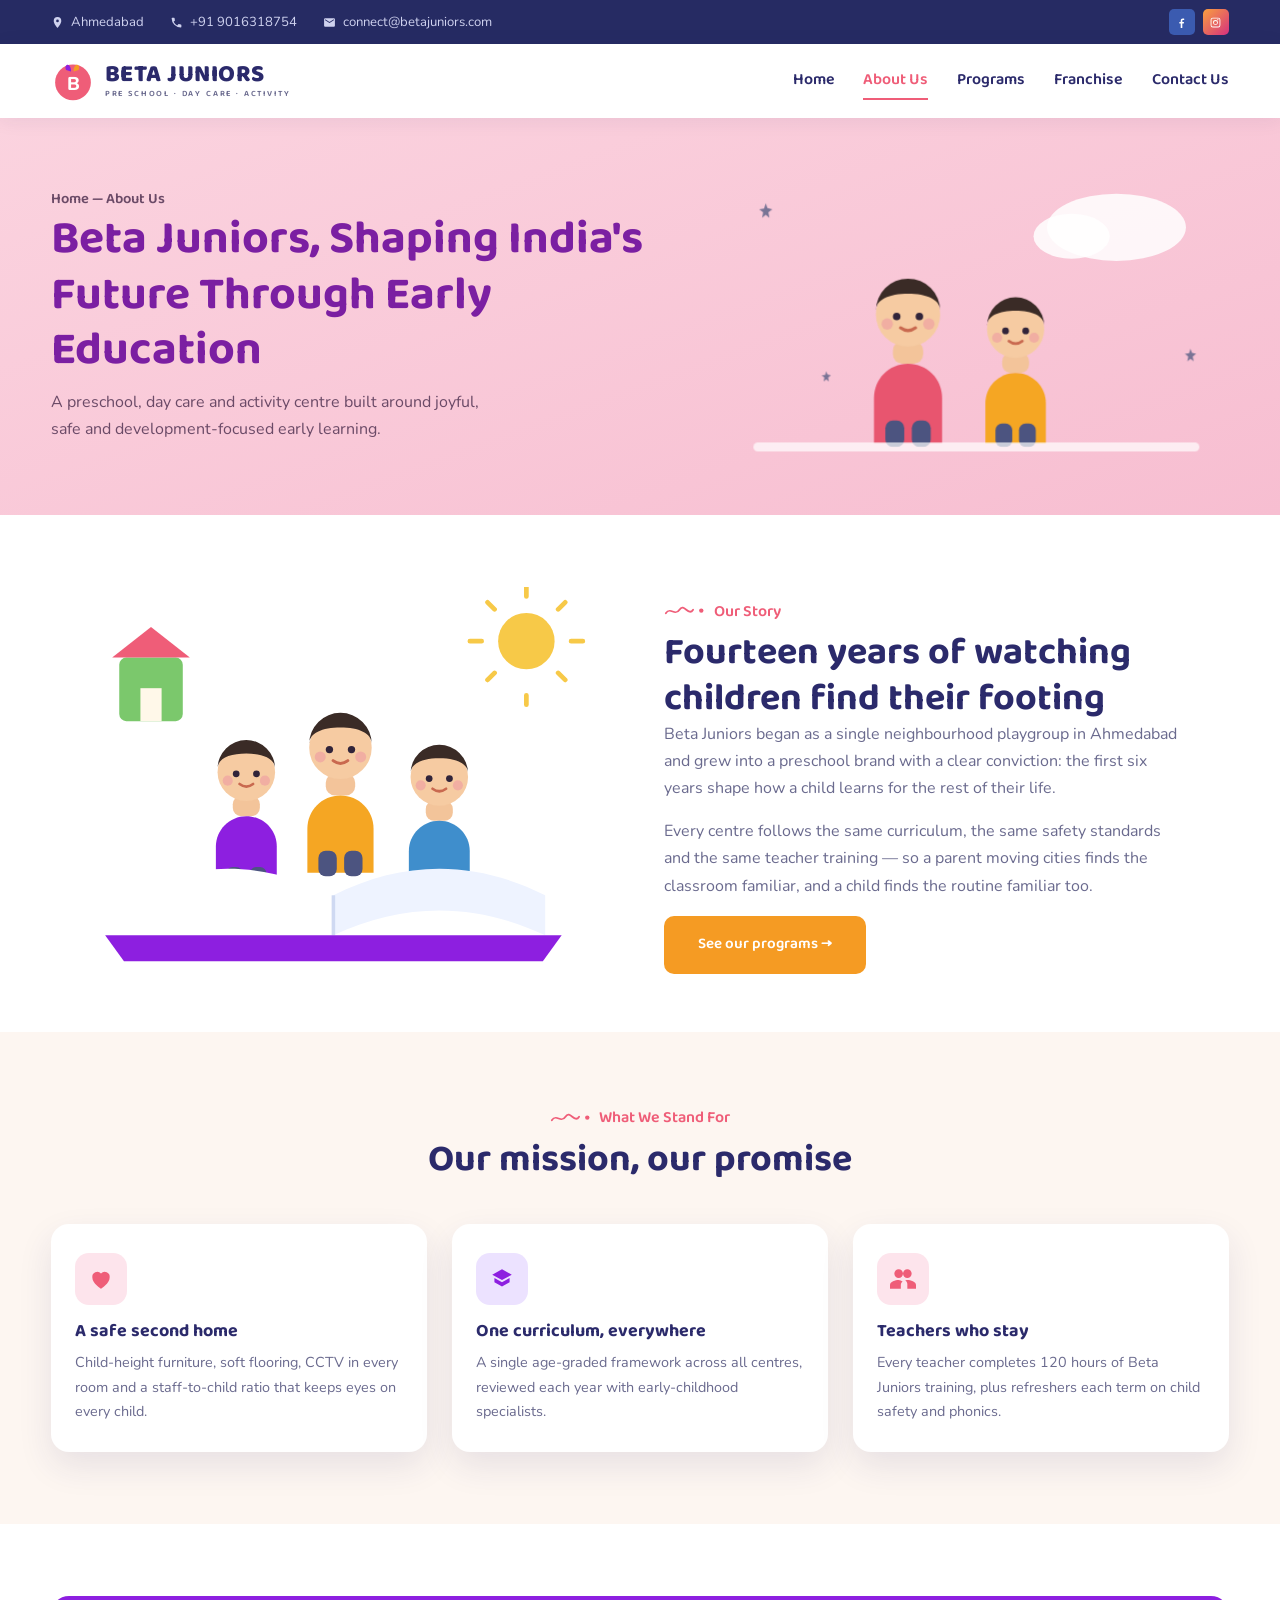
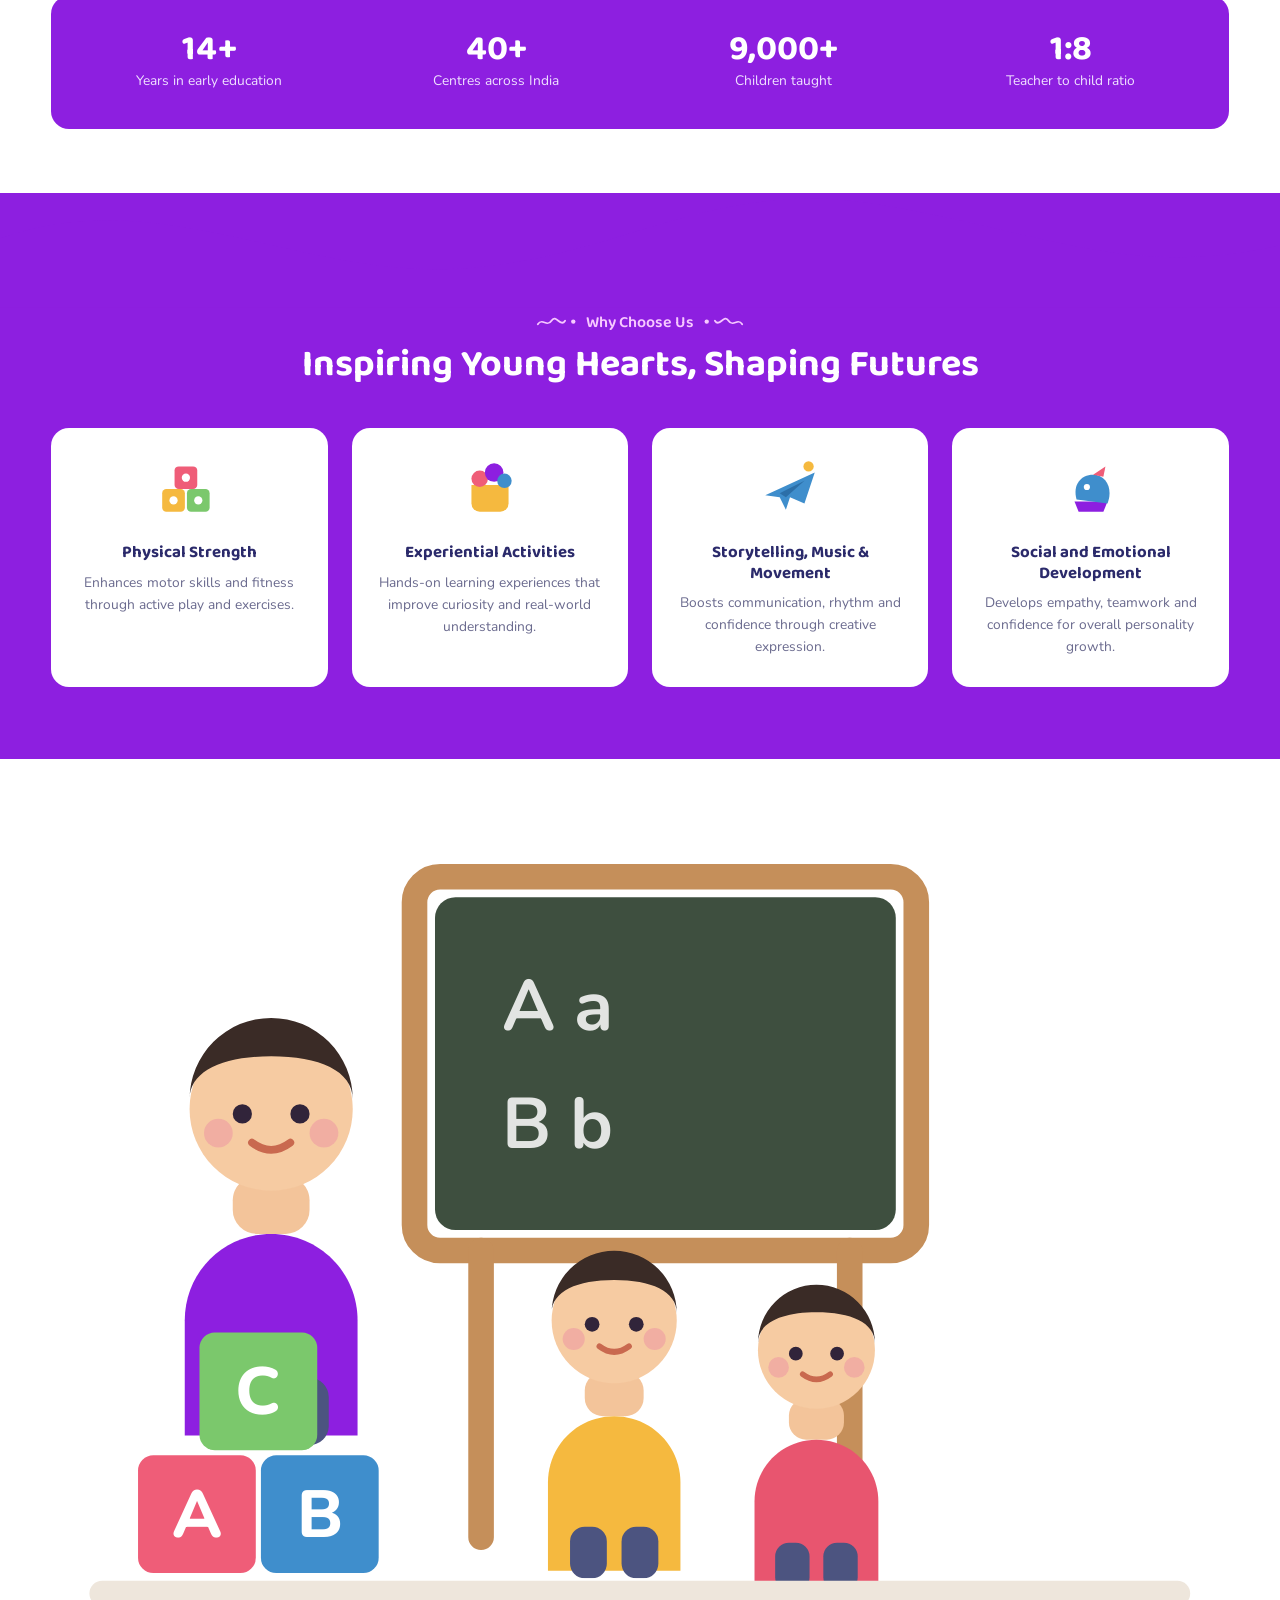
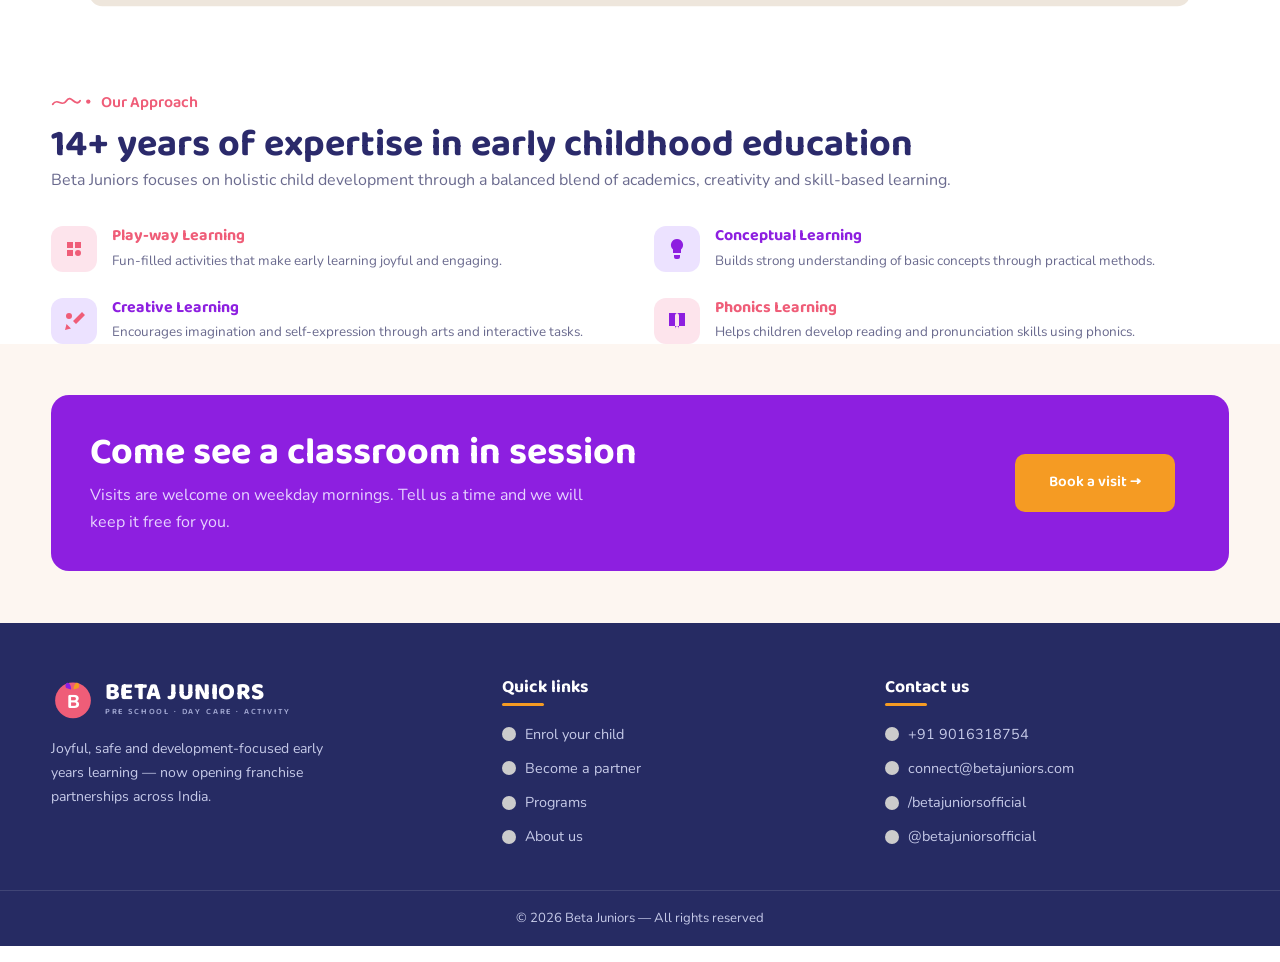
<file: about.html>
<!DOCTYPE html>
<html lang="en">
<head>
<meta charset="utf-8">
<meta name="viewport" content="width=device-width, initial-scale=1">
<title>About Us &mdash; Beta Juniors</title>
<meta name="description" content="Fourteen years of early childhood education: our story, mission and approach to preschool learning.">
<link rel="preconnect" href="https://fonts.googleapis.com">
<link rel="preconnect" href="https://fonts.gstatic.com" crossorigin>
<link href="https://fonts.googleapis.com/css2?family=Baloo+2:wght@500;600;700;800&family=Nunito:wght@400;600;700&display=swap" rel="stylesheet">
<link rel="stylesheet" href="style.css">
</head>
<body>
<svg width="0" height="0" style="position:absolute" aria-hidden="true" focusable="false">
  <symbol id="kid" viewBox="0 0 64 96">
    <rect x="24" y="40" width="16" height="12" rx="5" fill="#f3c49a"/>
    <path d="M14 94V70c0-10 8-18 18-18s18 8 18 18v24z" fill="currentColor"/>
    <rect x="20" y="82" width="10" height="14" rx="4" fill="#4c5480"/>
    <rect x="34" y="82" width="10" height="14" rx="4" fill="#4c5480"/>
    <circle cx="32" cy="26" r="17" fill="#f6cba2"/>
    <path d="M15 24a17 17 0 0134 0c0-6-7-9-17-9s-17 3-17 9z" fill="#3a2b26"/>
    <circle cx="26" cy="27" r="2" fill="#31243a"/><circle cx="38" cy="27" r="2" fill="#31243a"/>
    <path d="M28 33q4 3 8 0" stroke="#c9694f" stroke-width="1.6" fill="none" stroke-linecap="round"/>
    <circle cx="21" cy="31" r="3" fill="#f0a3a3" opacity=".7"/><circle cx="43" cy="31" r="3" fill="#f0a3a3" opacity=".7"/>
  </symbol>
  <symbol id="star" viewBox="0 0 24 24"><path d="M12 1l2.6 7.1L22 10l-6 4.6L17.6 23 12 18.6 6.4 23 8 14.6 2 10l7.4-.9z" fill="currentColor"/></symbol>
  <symbol id="squig" viewBox="0 0 44 12"><path d="M2 8c5-8 10 4 15-4s10 8 15 0" stroke="currentColor" stroke-width="2" fill="none" stroke-linecap="round"/><circle cx="41" cy="5" r="2.4" fill="currentColor"/></symbol>
  <symbol id="logo-mark" viewBox="0 0 64 64">
    <circle cx="32" cy="34" r="26" fill="#ef5d78"/>
    <path d="M22 16c-3-6 2-10 5-6s2 8 2 8z" fill="#8d1fe0"/>
    <path d="M40 16c3-6-2-10-5-6s-2 8-2 8z" fill="#f59b23"/>
    <text x="32" y="45" text-anchor="middle" font-family="Baloo 2, sans-serif" font-size="27" font-weight="800" fill="#fff">B</text>
  </symbol>
</svg>
<div class="topbar"><div class="wrap">
  <span><svg width="13" height="13" viewBox="0 0 24 24" fill="currentColor" aria-hidden="true"><path d="M12 2a7 7 0 00-7 7c0 5.2 7 13 7 13s7-7.8 7-13a7 7 0 00-7-7zm0 9.5A2.5 2.5 0 1112 6.5a2.5 2.5 0 010 5z"/></svg> Ahmedabad</span>
  <span><svg width="13" height="13" viewBox="0 0 24 24" fill="currentColor" aria-hidden="true"><path d="M6.6 10.8a15 15 0 006.6 6.6l2.2-2.2a1 1 0 011-.25 11.5 11.5 0 003.6.58 1 1 0 011 1V20a1 1 0 01-1 1A17 17 0 013 4a1 1 0 011-1h3.5a1 1 0 011 1c0 1.25.2 2.46.58 3.6a1 1 0 01-.25 1z"/></svg> <a href="tel:+919016318754">+91 9016318754</a></span>
  <span><svg width="13" height="13" viewBox="0 0 24 24" fill="currentColor" aria-hidden="true"><path d="M20 4H4a2 2 0 00-2 2v12a2 2 0 002 2h16a2 2 0 002-2V6a2 2 0 00-2-2zm0 4l-8 5-8-5V6l8 5 8-5z"/></svg> <a href="mailto:connect@betajuniors.com">connect@betajuniors.com</a></span>
  <span class="socials">
    <a href="#" aria-label="Beta Juniors on Facebook"><svg width="13" height="13" viewBox="0 0 24 24" fill="currentColor" aria-hidden="true"><path d="M13.5 22v-8h2.7l.4-3h-3.1V9.1c0-.9.25-1.5 1.5-1.5H17V4.9c-.3 0-1.3-.1-2.4-.1-2.4 0-4.1 1.5-4.1 4.2V11H8v3h2.5v8z"/></svg></a>
    <a href="#" aria-label="Beta Juniors on Instagram"><svg width="13" height="13" viewBox="0 0 24 24" fill="currentColor" aria-hidden="true"><path d="M12 7.4a4.6 4.6 0 104.6 4.6A4.6 4.6 0 0012 7.4zm0 7.6a3 3 0 113-3 3 3 0 01-3 3zM17 3H7a4 4 0 00-4 4v10a4 4 0 004 4h10a4 4 0 004-4V7a4 4 0 00-4-4zm2.4 14a2.4 2.4 0 01-2.4 2.4H7A2.4 2.4 0 014.6 17V7A2.4 2.4 0 017 4.6h10A2.4 2.4 0 0119.4 7zm-2-10.4a1.1 1.1 0 11-1.1-1.1 1.1 1.1 0 011.1 1.1z"/></svg></a>
  </span>
</div></div>
<header class="nav"><div class="wrap">
  <a class="brand" href="index.html"><svg class="brand-mark" aria-hidden="true"><use href="#logo-mark"/></svg>
    <span class="brand-text">BETA JUNIORS<small>PRE SCHOOL &middot; DAY CARE &middot; ACTIVITY</small></span></a>
  <button class="burger" id="burger" aria-expanded="false" aria-controls="menu" aria-label="Open menu">
    <svg width="26" height="26" viewBox="0 0 24 24" fill="currentColor" aria-hidden="true"><path d="M3 6h18v2H3zm0 5h18v2H3zm0 5h18v2H3z"/></svg></button>
  <nav class="menu" id="menu" aria-label="Main"><a href="index.html">Home</a><a href="about.html" class="active">About Us</a><a href="programs.html">Programs</a><a href="franchise.html">Franchise</a><a href="contact.html">Contact Us</a></nav>
</div></header>
<section class="banner"><div class="wrap">
  <div><p class="crumb"><a href="index.html">Home</a> &mdash; About Us</p><h1>Beta Juniors, Shaping India's Future Through Early Education</h1><p>A preschool, day care and activity centre built around joyful, safe and development-focused early learning.</p></div>
  <svg viewBox="0 0 460 260" role="img" aria-label="Children playing among stars and clouds">
  <ellipse cx="360" cy="52" rx="62" ry="30" fill="#fff" opacity=".85"/><ellipse cx="320" cy="60" rx="34" ry="20" fill="#fff" opacity=".85"/>
  <g fill="#fff" opacity=".9"><use href="#star" x="40" y="30" width="14" height="14"/><use href="#star" x="420" y="160" width="12" height="12"/><use href="#star" x="96" y="180" width="10" height="10"/></g>
  <g color="#e8556f"><use href="#kid" x="120" y="86" width="108" height="162"/></g>
  <g color="#f5a623"><use href="#kid" x="222" y="104" width="96" height="144"/></g>
  <path d="M40 248h390" stroke="#fff" stroke-width="8" stroke-linecap="round" opacity=".7"/>
</svg>
</div></section>
<section class="about-sec"><div class="wrap">
  <div><svg viewBox="0 0 480 330" role="img" aria-label="Three children reading together from a large open book">
  <circle cx="404" cy="46" r="24" fill="#f7c948"/>
  <g stroke="#f7c948" stroke-width="4" stroke-linecap="round"><path d="M404 8v-8M404 92v8M366 46h-10M442 46h10M377 19l-6-6M431 73l6 6M431 19l6-6M377 73l-6 6"/></g>
  <rect x="58" y="60" width="54" height="54" rx="6" fill="#7bc86c"/><path d="M52 60l33-26 33 26z" fill="#ef5d78"/><rect x="76" y="86" width="18" height="28" fill="#fff8e9"/>
  <g color="#8d1fe0"><use href="#kid" x="120" y="120" width="92" height="138"/></g>
  <g color="#f5a623"><use href="#kid" x="196" y="96" width="100" height="150"/></g>
  <g color="#3f8ecc"><use href="#kid" x="284" y="124" width="92" height="138"/></g>
  <path d="M60 262c60-30 120-30 180 0v34c-60-28-120-28-180 0z" fill="#fff"/>
  <path d="M420 262c-60-30-120-30-180 0v34c60-28 120-28 180 0z" fill="#eef3ff"/>
  <path d="M240 262v34" stroke="#cfd9f2" stroke-width="3"/><path d="M46 296h388l-16 22H62z" fill="#8d1fe0"/>
</svg></div>
  <div><p class="eyebrow eyebrow--left"><svg width="40" height="11" viewBox="0 0 44 12" aria-hidden="true"><use href="#squig" width="44" height="12" color="#ef5d78"/></svg> Our Story</p>
    <h2>Fourteen years of watching children find their footing</h2>
    <p>Beta Juniors began as a single neighbourhood playgroup in Ahmedabad and grew into a preschool brand with a clear conviction: the first six years shape how a child learns for the rest of their life.</p>
    <p>Every centre follows the same curriculum, the same safety standards and the same teacher training &mdash; so a parent moving cities finds the classroom familiar, and a child finds the routine familiar too.</p>
    <a class="btn" href="programs.html">See our programs <span class="arw">&rarr;</span></a></div>
</div></section>

<section class="pad" style="background:var(--cream)"><div class="wrap">
  <div class="section-head"><p class="eyebrow"><svg width="40" height="11" viewBox="0 0 44 12" aria-hidden="true"><use href="#squig" width="44" height="12" color="#ef5d78"/></svg> What We Stand For</p><h2>Our mission, our promise</h2></div>
  <div class="info-grid">
    <div class="info"><span class="fi"><svg width="26" height="26" viewBox="0 0 24 24" fill="#ef5d78" aria-hidden="true"><path d="M12 21s-8-4.9-8-10.4A4.6 4.6 0 0112 7a4.6 4.6 0 018 3.6C20 16.1 12 21 12 21z"/></svg></span>
      <h3>A safe second home</h3><p>Child-height furniture, soft flooring, CCTV in every room and a staff-to-child ratio that keeps eyes on every child.</p></div>
    <div class="info"><span class="fi" style="background:#ece2ff"><svg width="26" height="26" viewBox="0 0 24 24" fill="#8d1fe0" aria-hidden="true"><path d="M12 3l9 5-9 5-9-5zm0 12l7-3.9v4L12 19l-7-3.9v-4z"/></svg></span>
      <h3>One curriculum, everywhere</h3><p>A single age-graded framework across all centres, reviewed each year with early-childhood specialists.</p></div>
    <div class="info"><span class="fi"><svg width="26" height="26" viewBox="0 0 24 24" fill="#ef5d78" aria-hidden="true"><path d="M16 11a4 4 0 10-4-4 4 4 0 004 4zm-8 0a4 4 0 10-4-4 4 4 0 004 4zm0 2c-3 0-8 1.5-8 4.5V21h10v-3.5c0-1.2.6-2.3 1.6-3.2A14 14 0 008 13zm8 0a13 13 0 00-2 .15c1.2 1 2 2.2 2 3.35V21h8v-3.5c0-3-5-4.5-8-4.5z"/></svg></span>
      <h3>Teachers who stay</h3><p>Every teacher completes 120 hours of Beta Juniors training, plus refreshers each term on child safety and phonics.</p></div>
  </div>
</div></section>

<section class="pad-t"><div class="wrap"><div class="stats">
  <div class="stat"><b>14+</b><span>Years in early education</span></div>
  <div class="stat"><b>40+</b><span>Centres across India</span></div>
  <div class="stat"><b>9,000+</b><span>Children taught</span></div>
  <div class="stat"><b>1:8</b><span>Teacher to child ratio</span></div>
</div></div></section>

<section class="why" style="margin-top:4rem"><svg class="wave-top" viewBox="0 0 1440 130" preserveAspectRatio="none" aria-hidden="true"><path d="M0 130V52c180-64 340 46 520 34s280-104 470-72 280 84 450 46v70z" fill="#8d1fe0"/></svg><div class="wrap">
  <div class="section-head"><p class="eyebrow"><svg width="40" height="11" viewBox="0 0 44 12" aria-hidden="true"><use href="#squig" width="44" height="12" color="#f7c9ff"/></svg> Why Choose Us <svg width="40" height="11" viewBox="0 0 44 12" aria-hidden="true" style="transform:scaleX(-1)"><use href="#squig" width="44" height="12" color="#f7c9ff"/></svg></p><h2>Inspiring Young Hearts, Shaping Futures</h2></div>
  <div class="cards4">
  <article class="card-why">
    <svg class="icon" viewBox="0 0 64 64" aria-hidden="true"><rect x="6" y="34" width="22" height="22" rx="4" fill="#f5b93f"/><rect x="30" y="34" width="22" height="22" rx="4" fill="#7bc86c"/><rect x="18" y="12" width="22" height="22" rx="4" fill="#ef5d78"/><circle cx="29" cy="23" r="4" fill="#fff"/><circle cx="17" cy="45" r="4" fill="#fff"/><circle cx="41" cy="45" r="4" fill="#fff"/></svg>
    <h3>Physical Strength</h3><p>Enhances motor skills and fitness through active play and exercises.</p></article>
  <article class="card-why">
    <svg class="icon" viewBox="0 0 64 64" aria-hidden="true"><path d="M14 30h36v18a8 8 0 01-8 8H22a8 8 0 01-8-8z" fill="#f5b93f"/><circle cx="22" cy="24" r="8" fill="#ef5d78"/><circle cx="36" cy="18" r="9" fill="#8d1fe0"/><circle cx="46" cy="26" r="7" fill="#3f8ecc"/></svg>
    <h3>Experiential Activities</h3><p>Hands-on learning experiences that improve curiosity and real-world understanding.</p></article>
  <article class="card-why">
    <svg class="icon" viewBox="0 0 64 64" aria-hidden="true"><path d="M8 40l48-22-10 30-14-6-4 12-6-12z" fill="#3f8ecc"/><path d="M28 42l18-16-24 12z" fill="#2c6fa8"/><circle cx="50" cy="12" r="5" fill="#f5b93f"/></svg>
    <h3>Storytelling, Music &amp; Movement</h3><p>Boosts communication, rhythm and confidence through creative expression.</p></article>
  <article class="card-why">
    <svg class="icon" viewBox="0 0 64 64" aria-hidden="true"><path d="M16 46h32l-4 10H20z" fill="#8d1fe0"/><path d="M18 44c-4-14 4-24 16-24 10 0 16 8 16 18 0 4-1 7-2 10z" fill="#3f8ecc"/><path d="M34 20l12-8-2 10z" fill="#ef5d78"/><circle cx="28" cy="32" r="3" fill="#fff"/></svg>
    <h3>Social and Emotional Development</h3><p>Develops empathy, teamwork and confidence for overall personality growth.</p></article>
</div></div></section>

<section class="unique"><div class="wrap">
  <div><svg viewBox="0 0 460 360" role="img" aria-label="A teacher at a blackboard with two children and alphabet blocks">
  <rect x="150" y="54" width="180" height="130" rx="8" fill="#3e4f3f"/>
  <rect x="142" y="46" width="196" height="146" rx="10" fill="none" stroke="#c58f5a" stroke-width="10"/>
  <g fill="#fff" opacity=".85" font-family="Baloo 2, sans-serif" font-size="28" font-weight="700"><text x="176" y="106">A a</text><text x="176" y="152">B b</text></g>
  <path d="M168 192v112M312 192v112" stroke="#c58f5a" stroke-width="10" stroke-linecap="round"/>
  <g color="#8d1fe0"><use href="#kid" x="26" y="88" width="120" height="180"/></g>
  <g color="#f5b93f"><use href="#kid" x="174" y="182" width="92" height="138"/></g>
  <g color="#e8556f"><use href="#kid" x="256" y="196" width="86" height="129"/></g>
  <rect x="34" y="272" width="46" height="46" rx="6" fill="#ef5d78"/><rect x="82" y="272" width="46" height="46" rx="6" fill="#3f8ecc"/><rect x="58" y="224" width="46" height="46" rx="6" fill="#7bc86c"/>
  <g fill="#fff" font-family="Baloo 2, sans-serif" font-size="26" font-weight="800" text-anchor="middle"><text x="57" y="304">A</text><text x="105" y="304">B</text><text x="81" y="256">C</text></g>
  <path d="M20 326h420" stroke="#eee6dc" stroke-width="10" stroke-linecap="round"/>
</svg></div>
  <div><p class="eyebrow eyebrow--left"><svg width="40" height="11" viewBox="0 0 44 12" aria-hidden="true"><use href="#squig" width="44" height="12" color="#ef5d78"/></svg> Our Approach</p>
    <h2>14+ years of expertise in early childhood education</h2>
    <p>Beta Juniors focuses on holistic child development through a balanced blend of academics, creativity and skill-based learning.</p>
    <div class="feat-grid">
  <div class="feat"><span class="fi"><svg width="24" height="24" viewBox="0 0 24 24" fill="#ef5d78" aria-hidden="true"><path d="M5 5h6v6H5zm8 0h6v6h-6zM5 13h6v6H5zm11 0a3 3 0 100 6 3 3 0 000-6z"/></svg></span>
    <div><h3>Play-way Learning</h3><p>Fun-filled activities that make early learning joyful and engaging.</p></div></div>
  <div class="feat"><span class="fi"><svg width="24" height="24" viewBox="0 0 24 24" fill="#8d1fe0" aria-hidden="true"><path d="M12 2a6 6 0 00-4 10.5V16h8v-3.5A6 6 0 0012 2zM9 18h6v2a2 2 0 01-2 2h-2a2 2 0 01-2-2z"/></svg></span>
    <div><h3>Conceptual Learning</h3><p>Builds strong understanding of basic concepts through practical methods.</p></div></div>
  <div class="feat"><span class="fi"><svg width="24" height="24" viewBox="0 0 24 24" fill="#ef5d78" aria-hidden="true"><path d="M20 3l-9 9 3 3 9-9zM3 21l6-1.5-4.5-4.5z"/><circle cx="7" cy="7" r="3"/></svg></span>
    <div><h3>Creative Learning</h3><p>Encourages imagination and self-expression through arts and interactive tasks.</p></div></div>
  <div class="feat"><span class="fi"><svg width="24" height="24" viewBox="0 0 24 24" fill="#8d1fe0" aria-hidden="true"><path d="M4 4h7a3 3 0 013 3v13a3 3 0 00-3-3H4zm16 0h-7a3 3 0 00-3 3v13a3 3 0 013-3h7z"/></svg></span>
    <div><h3>Phonics Learning</h3><p>Helps children develop reading and pronunciation skills using phonics.</p></div></div>
</div></div>
</div></section>

<section class="cta-band"><div class="wrap">
  <div><h2>Come see a classroom in session</h2><p>Visits are welcome on weekday mornings. Tell us a time and we will keep it free for you.</p></div>
  <a class="btn" href="contact.html">Book a visit <span class="arw">&rarr;</span></a>
</div></section>
<footer class="footer"><div class="wrap">
  <div>
    <div class="brand" style="margin-bottom:1rem">
      <svg class="brand-mark" aria-hidden="true"><use href="#logo-mark"/></svg>
      <span class="brand-text">BETA JUNIORS<small>PRE SCHOOL &middot; DAY CARE &middot; ACTIVITY</small></span>
    </div>
    <p style="font-size:.88rem;max-width:34ch">Joyful, safe and development-focused early years learning &mdash; now opening franchise partnerships across India.</p>
  </div>
  <div><h4>Quick links</h4><ul>
    <li><span class="dot"></span><a href="contact.html">Enrol your child</a></li>
    <li><span class="dot"></span><a href="franchise.html">Become a partner</a></li>
    <li><span class="dot"></span><a href="programs.html">Programs</a></li>
    <li><span class="dot"></span><a href="about.html">About us</a></li>
  </ul></div>
  <div><h4>Contact us</h4><ul>
    <li><span class="dot"></span><a href="tel:+919016318754">+91 9016318754</a></li>
    <li><span class="dot"></span><a href="mailto:connect@betajuniors.com">connect@betajuniors.com</a></li>
    <li><span class="dot"></span><a href="#">/betajuniorsofficial</a></li>
    <li><span class="dot"></span><a href="#">@betajuniorsofficial</a></li>
  </ul></div>
</div><p class="footer-note">&copy; 2026 Beta Juniors &mdash; All rights reserved</p></footer>
<script>
(function(){
  var burger=document.getElementById('burger'),menu=document.getElementById('menu');
  if(burger){burger.addEventListener('click',function(){var o=menu.classList.toggle('open');burger.setAttribute('aria-expanded',o?'true':'false');});
  menu.addEventListener('click',function(e){if(e.target.tagName==='A'){menu.classList.remove('open');burger.setAttribute('aria-expanded','false');}});}
  Array.prototype.forEach.call(document.querySelectorAll('form[data-enquiry]'),function(form){
    var note=form.querySelector('.form-note');
    form.addEventListener('submit',function(e){
      e.preventDefault();
      var name=(form.elements.name.value||'').trim(),email=(form.elements.email.value||'').trim(),
          msg=form.elements.message?(form.elements.message.value||'').trim():'x';
      if(!name||!email||!msg){note.textContent='Add your name, email and a message to send.';return;}
      if(!/^[^@\s]+@[^@\s]+\.[^@\s]+$/.test(email)){note.textContent='That email address needs an @ and a domain.';return;}
      note.textContent='Message sent. We reply within one working day.';
      form.reset();
    });
  });
})();
</script>
</body>
</html>
</file>
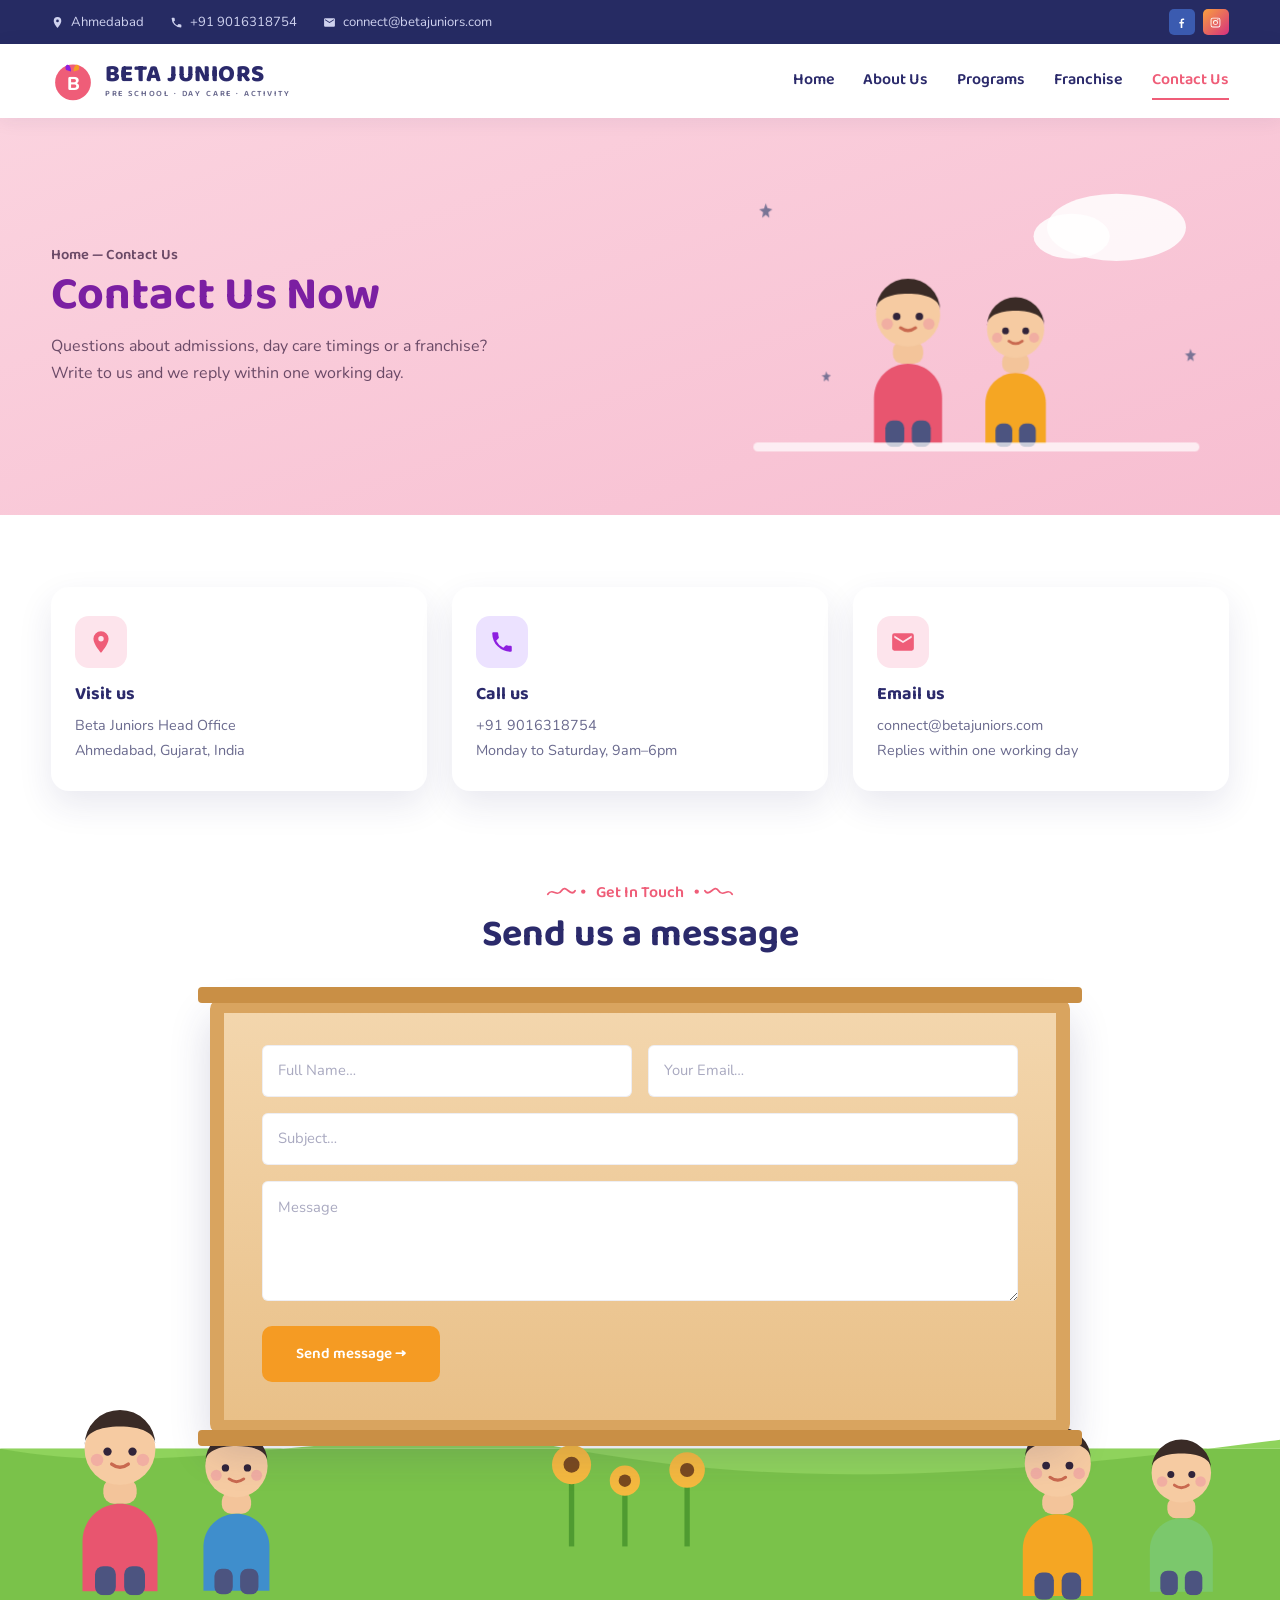
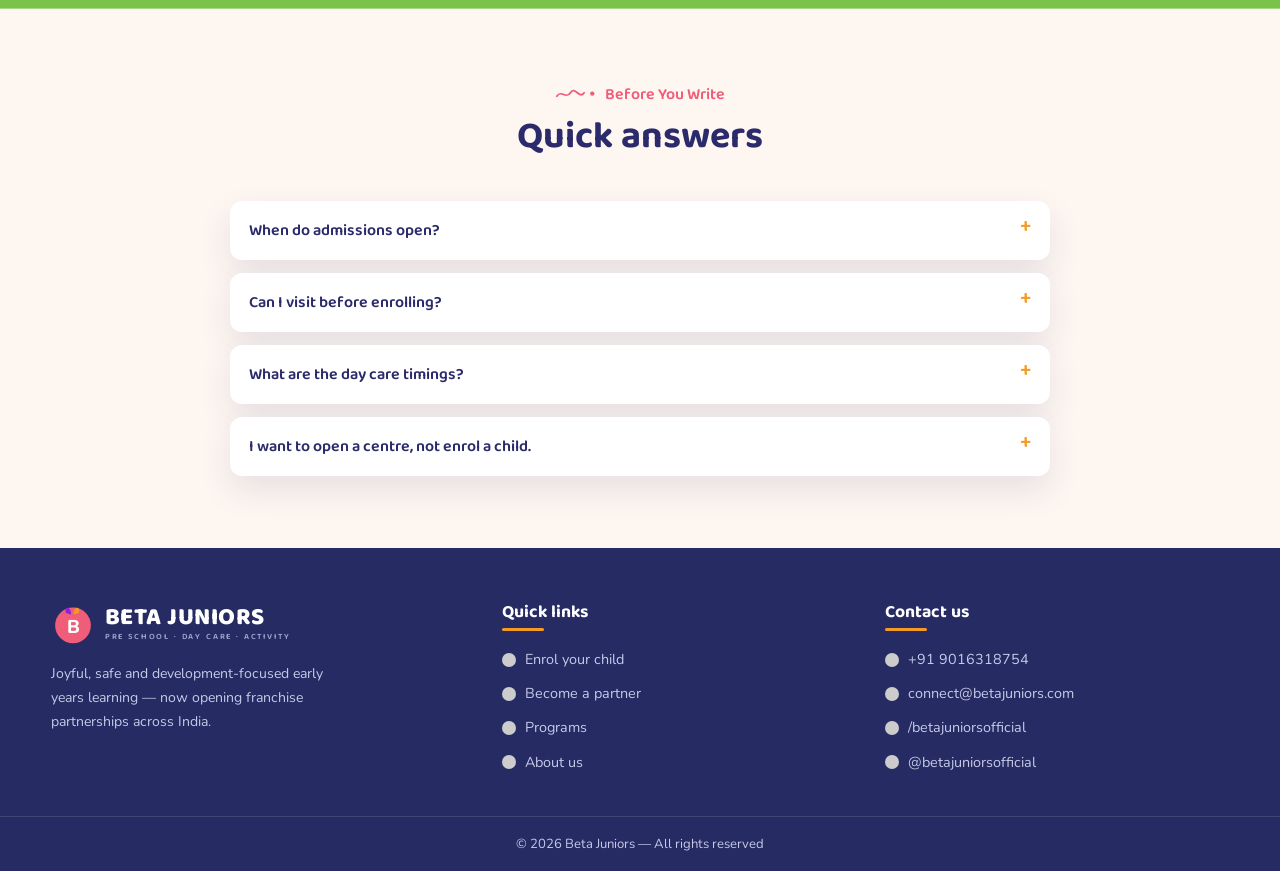
<file: contact.html>
<!DOCTYPE html>
<html lang="en">
<head>
<meta charset="utf-8">
<meta name="viewport" content="width=device-width, initial-scale=1">
<title>Contact Us &mdash; Beta Juniors</title>
<meta name="description" content="Call, email or write to Beta Juniors in Ahmedabad for admissions, day care timings and franchise enquiries.">
<link rel="preconnect" href="https://fonts.googleapis.com">
<link rel="preconnect" href="https://fonts.gstatic.com" crossorigin>
<link href="https://fonts.googleapis.com/css2?family=Baloo+2:wght@500;600;700;800&family=Nunito:wght@400;600;700&display=swap" rel="stylesheet">
<link rel="stylesheet" href="style.css">
</head>
<body>
<svg width="0" height="0" style="position:absolute" aria-hidden="true" focusable="false">
  <symbol id="kid" viewBox="0 0 64 96">
    <rect x="24" y="40" width="16" height="12" rx="5" fill="#f3c49a"/>
    <path d="M14 94V70c0-10 8-18 18-18s18 8 18 18v24z" fill="currentColor"/>
    <rect x="20" y="82" width="10" height="14" rx="4" fill="#4c5480"/>
    <rect x="34" y="82" width="10" height="14" rx="4" fill="#4c5480"/>
    <circle cx="32" cy="26" r="17" fill="#f6cba2"/>
    <path d="M15 24a17 17 0 0134 0c0-6-7-9-17-9s-17 3-17 9z" fill="#3a2b26"/>
    <circle cx="26" cy="27" r="2" fill="#31243a"/><circle cx="38" cy="27" r="2" fill="#31243a"/>
    <path d="M28 33q4 3 8 0" stroke="#c9694f" stroke-width="1.6" fill="none" stroke-linecap="round"/>
    <circle cx="21" cy="31" r="3" fill="#f0a3a3" opacity=".7"/><circle cx="43" cy="31" r="3" fill="#f0a3a3" opacity=".7"/>
  </symbol>
  <symbol id="star" viewBox="0 0 24 24"><path d="M12 1l2.6 7.1L22 10l-6 4.6L17.6 23 12 18.6 6.4 23 8 14.6 2 10l7.4-.9z" fill="currentColor"/></symbol>
  <symbol id="squig" viewBox="0 0 44 12"><path d="M2 8c5-8 10 4 15-4s10 8 15 0" stroke="currentColor" stroke-width="2" fill="none" stroke-linecap="round"/><circle cx="41" cy="5" r="2.4" fill="currentColor"/></symbol>
  <symbol id="logo-mark" viewBox="0 0 64 64">
    <circle cx="32" cy="34" r="26" fill="#ef5d78"/>
    <path d="M22 16c-3-6 2-10 5-6s2 8 2 8z" fill="#8d1fe0"/>
    <path d="M40 16c3-6-2-10-5-6s-2 8-2 8z" fill="#f59b23"/>
    <text x="32" y="45" text-anchor="middle" font-family="Baloo 2, sans-serif" font-size="27" font-weight="800" fill="#fff">B</text>
  </symbol>
</svg>
<div class="topbar"><div class="wrap">
  <span><svg width="13" height="13" viewBox="0 0 24 24" fill="currentColor" aria-hidden="true"><path d="M12 2a7 7 0 00-7 7c0 5.2 7 13 7 13s7-7.8 7-13a7 7 0 00-7-7zm0 9.5A2.5 2.5 0 1112 6.5a2.5 2.5 0 010 5z"/></svg> Ahmedabad</span>
  <span><svg width="13" height="13" viewBox="0 0 24 24" fill="currentColor" aria-hidden="true"><path d="M6.6 10.8a15 15 0 006.6 6.6l2.2-2.2a1 1 0 011-.25 11.5 11.5 0 003.6.58 1 1 0 011 1V20a1 1 0 01-1 1A17 17 0 013 4a1 1 0 011-1h3.5a1 1 0 011 1c0 1.25.2 2.46.58 3.6a1 1 0 01-.25 1z"/></svg> <a href="tel:+919016318754">+91 9016318754</a></span>
  <span><svg width="13" height="13" viewBox="0 0 24 24" fill="currentColor" aria-hidden="true"><path d="M20 4H4a2 2 0 00-2 2v12a2 2 0 002 2h16a2 2 0 002-2V6a2 2 0 00-2-2zm0 4l-8 5-8-5V6l8 5 8-5z"/></svg> <a href="mailto:connect@betajuniors.com">connect@betajuniors.com</a></span>
  <span class="socials">
    <a href="#" aria-label="Beta Juniors on Facebook"><svg width="13" height="13" viewBox="0 0 24 24" fill="currentColor" aria-hidden="true"><path d="M13.5 22v-8h2.7l.4-3h-3.1V9.1c0-.9.25-1.5 1.5-1.5H17V4.9c-.3 0-1.3-.1-2.4-.1-2.4 0-4.1 1.5-4.1 4.2V11H8v3h2.5v8z"/></svg></a>
    <a href="#" aria-label="Beta Juniors on Instagram"><svg width="13" height="13" viewBox="0 0 24 24" fill="currentColor" aria-hidden="true"><path d="M12 7.4a4.6 4.6 0 104.6 4.6A4.6 4.6 0 0012 7.4zm0 7.6a3 3 0 113-3 3 3 0 01-3 3zM17 3H7a4 4 0 00-4 4v10a4 4 0 004 4h10a4 4 0 004-4V7a4 4 0 00-4-4zm2.4 14a2.4 2.4 0 01-2.4 2.4H7A2.4 2.4 0 014.6 17V7A2.4 2.4 0 017 4.6h10A2.4 2.4 0 0119.4 7zm-2-10.4a1.1 1.1 0 11-1.1-1.1 1.1 1.1 0 011.1 1.1z"/></svg></a>
  </span>
</div></div>
<header class="nav"><div class="wrap">
  <a class="brand" href="index.html"><svg class="brand-mark" aria-hidden="true"><use href="#logo-mark"/></svg>
    <span class="brand-text">BETA JUNIORS<small>PRE SCHOOL &middot; DAY CARE &middot; ACTIVITY</small></span></a>
  <button class="burger" id="burger" aria-expanded="false" aria-controls="menu" aria-label="Open menu">
    <svg width="26" height="26" viewBox="0 0 24 24" fill="currentColor" aria-hidden="true"><path d="M3 6h18v2H3zm0 5h18v2H3zm0 5h18v2H3z"/></svg></button>
  <nav class="menu" id="menu" aria-label="Main"><a href="index.html">Home</a><a href="about.html">About Us</a><a href="programs.html">Programs</a><a href="franchise.html">Franchise</a><a href="contact.html" class="active">Contact Us</a></nav>
</div></header>
<section class="banner"><div class="wrap">
  <div><p class="crumb"><a href="index.html">Home</a> &mdash; Contact Us</p><h1>Contact Us Now</h1><p>Questions about admissions, day care timings or a franchise? Write to us and we reply within one working day.</p></div>
  <svg viewBox="0 0 460 260" role="img" aria-label="Children playing among stars and clouds">
  <ellipse cx="360" cy="52" rx="62" ry="30" fill="#fff" opacity=".85"/><ellipse cx="320" cy="60" rx="34" ry="20" fill="#fff" opacity=".85"/>
  <g fill="#fff" opacity=".9"><use href="#star" x="40" y="30" width="14" height="14"/><use href="#star" x="420" y="160" width="12" height="12"/><use href="#star" x="96" y="180" width="10" height="10"/></g>
  <g color="#e8556f"><use href="#kid" x="120" y="86" width="108" height="162"/></g>
  <g color="#f5a623"><use href="#kid" x="222" y="104" width="96" height="144"/></g>
  <path d="M40 248h390" stroke="#fff" stroke-width="8" stroke-linecap="round" opacity=".7"/>
</svg>
</div></section>
<section class="pad"><div class="wrap"><div class="info-grid">
  <div class="info"><span class="fi"><svg width="26" height="26" viewBox="0 0 24 24" fill="#ef5d78" aria-hidden="true"><path d="M12 2a7 7 0 00-7 7c0 5.2 7 13 7 13s7-7.8 7-13a7 7 0 00-7-7zm0 9.5A2.5 2.5 0 1112 6.5a2.5 2.5 0 010 5z"/></svg></span>
    <h3>Visit us</h3><p>Beta Juniors Head Office<br>Ahmedabad, Gujarat, India</p></div>
  <div class="info"><span class="fi" style="background:#ece2ff"><svg width="26" height="26" viewBox="0 0 24 24" fill="#8d1fe0" aria-hidden="true"><path d="M6.6 10.8a15 15 0 006.6 6.6l2.2-2.2a1 1 0 011-.25 11.5 11.5 0 003.6.58 1 1 0 011 1V20a1 1 0 01-1 1A17 17 0 013 4a1 1 0 011-1h3.5a1 1 0 011 1c0 1.25.2 2.46.58 3.6a1 1 0 01-.25 1z"/></svg></span>
    <h3>Call us</h3><p><a href="tel:+919016318754">+91 9016318754</a><br>Monday to Saturday, 9am&ndash;6pm</p></div>
  <div class="info"><span class="fi"><svg width="26" height="26" viewBox="0 0 24 24" fill="#ef5d78" aria-hidden="true"><path d="M20 4H4a2 2 0 00-2 2v12a2 2 0 002 2h16a2 2 0 002-2V6a2 2 0 00-2-2zm0 4l-8 5-8-5V6l8 5 8-5z"/></svg></span>
    <h3>Email us</h3><p><a href="mailto:connect@betajuniors.com">connect@betajuniors.com</a><br>Replies within one working day</p></div>
</div></div></section>

<section class="contact" style="padding-top:1rem"><div class="wrap">
  <div class="section-head"><p class="eyebrow"><svg width="40" height="11" viewBox="0 0 44 12" aria-hidden="true"><use href="#squig" width="44" height="12" color="#ef5d78"/></svg> Get In Touch <svg width="40" height="11" viewBox="0 0 44 12" aria-hidden="true" style="transform:scaleX(-1)"><use href="#squig" width="44" height="12" color="#ef5d78"/></svg></p><h2>Send us a message</h2></div>
</div>
<div class="stage-inner"><form class="frame" data-enquiry novalidate><div class="form-grid">
  <div><label class="sr" for="name">Full name</label><input id="name" name="name" placeholder="Full Name&hellip;" required></div>
  <div><label class="sr" for="email">Email</label><input id="email" name="email" type="email" placeholder="Your Email&hellip;" required></div>
  <div class="field--full"><label class="sr" for="subject">Subject</label><input id="subject" name="subject" placeholder="Subject&hellip;"></div>
  <div class="field--full"><label class="sr" for="message">Message</label><textarea id="message" name="message" placeholder="Message" required></textarea></div>
  <div class="form-actions"><button class="btn" type="submit">Send message <span class="arw">&rarr;</span></button>
  <p class="form-note" role="status"></p></div>
</div></form><svg class="stage-art" viewBox="0 0 1440 300" preserveAspectRatio="none" role="img" aria-label="Children waving in a garden of sunflowers">
  <rect y="120" width="1440" height="180" fill="#7ac24a"/>
  <path d="M0 120c220 40 420-40 640 0s420 40 800-10v10z" fill="#8fd35c"/>
  <g fill="#f5b93f">
    <g><rect x="640" y="140" width="6" height="90" fill="#4f9b31"/><circle cx="643" cy="138" r="22"/><circle cx="643" cy="138" r="9" fill="#7a4a1e"/></g>
    <g><rect x="700" y="158" width="6" height="72" fill="#4f9b31"/><circle cx="703" cy="156" r="17"/><circle cx="703" cy="156" r="7" fill="#7a4a1e"/></g>
    <g><rect x="770" y="146" width="6" height="84" fill="#4f9b31"/><circle cx="773" cy="144" r="20"/><circle cx="773" cy="144" r="8" fill="#7a4a1e"/></g>
  </g>
  <g color="#e8556f"><use href="#kid" x="60" y="60" width="150" height="225"/></g>
  <g color="#3f8ecc"><use href="#kid" x="200" y="86" width="132" height="198"/></g>
  <g color="#f5a623"><use href="#kid" x="1120" y="80" width="140" height="210"/></g>
  <g color="#7bc86c"><use href="#kid" x="1266" y="96" width="126" height="189"/></g>
</svg></div></section>

<section class="pad" style="background:var(--cream)"><div class="wrap">
  <div class="section-head"><p class="eyebrow"><svg width="40" height="11" viewBox="0 0 44 12" aria-hidden="true"><use href="#squig" width="44" height="12" color="#ef5d78"/></svg> Before You Write</p><h2>Quick answers</h2></div>
  <div class="faq">
    <details><summary>When do admissions open?</summary><p>The main cycle opens in January for the April academic year. Mid-year admissions depend on seats in that age group &mdash; call and we will tell you what is open today.</p></details>
    <details><summary>Can I visit before enrolling?</summary><p>Yes, and we recommend it. Weekday mornings between 9:30 and 11:30 let you see a classroom actually running.</p></details>
    <details><summary>What are the day care timings?</summary><p>Extended day care runs until 6:30pm, including a nap, a hot snack and quiet play.</p></details>
    <details><summary>I want to open a centre, not enrol a child.</summary><p>Head to the franchise page &mdash; the enquiry form there reaches our partnerships team directly.</p></details>
  </div>
</div></section>
<footer class="footer"><div class="wrap">
  <div>
    <div class="brand" style="margin-bottom:1rem">
      <svg class="brand-mark" aria-hidden="true"><use href="#logo-mark"/></svg>
      <span class="brand-text">BETA JUNIORS<small>PRE SCHOOL &middot; DAY CARE &middot; ACTIVITY</small></span>
    </div>
    <p style="font-size:.88rem;max-width:34ch">Joyful, safe and development-focused early years learning &mdash; now opening franchise partnerships across India.</p>
  </div>
  <div><h4>Quick links</h4><ul>
    <li><span class="dot"></span><a href="contact.html">Enrol your child</a></li>
    <li><span class="dot"></span><a href="franchise.html">Become a partner</a></li>
    <li><span class="dot"></span><a href="programs.html">Programs</a></li>
    <li><span class="dot"></span><a href="about.html">About us</a></li>
  </ul></div>
  <div><h4>Contact us</h4><ul>
    <li><span class="dot"></span><a href="tel:+919016318754">+91 9016318754</a></li>
    <li><span class="dot"></span><a href="mailto:connect@betajuniors.com">connect@betajuniors.com</a></li>
    <li><span class="dot"></span><a href="#">/betajuniorsofficial</a></li>
    <li><span class="dot"></span><a href="#">@betajuniorsofficial</a></li>
  </ul></div>
</div><p class="footer-note">&copy; 2026 Beta Juniors &mdash; All rights reserved</p></footer>
<script>
(function(){
  var burger=document.getElementById('burger'),menu=document.getElementById('menu');
  if(burger){burger.addEventListener('click',function(){var o=menu.classList.toggle('open');burger.setAttribute('aria-expanded',o?'true':'false');});
  menu.addEventListener('click',function(e){if(e.target.tagName==='A'){menu.classList.remove('open');burger.setAttribute('aria-expanded','false');}});}
  Array.prototype.forEach.call(document.querySelectorAll('form[data-enquiry]'),function(form){
    var note=form.querySelector('.form-note');
    form.addEventListener('submit',function(e){
      e.preventDefault();
      var name=(form.elements.name.value||'').trim(),email=(form.elements.email.value||'').trim(),
          msg=form.elements.message?(form.elements.message.value||'').trim():'x';
      if(!name||!email||!msg){note.textContent='Add your name, email and a message to send.';return;}
      if(!/^[^@\s]+@[^@\s]+\.[^@\s]+$/.test(email)){note.textContent='That email address needs an @ and a domain.';return;}
      note.textContent='Message sent. We reply within one working day.';
      form.reset();
    });
  });
})();
</script>
</body>
</html>
</file>
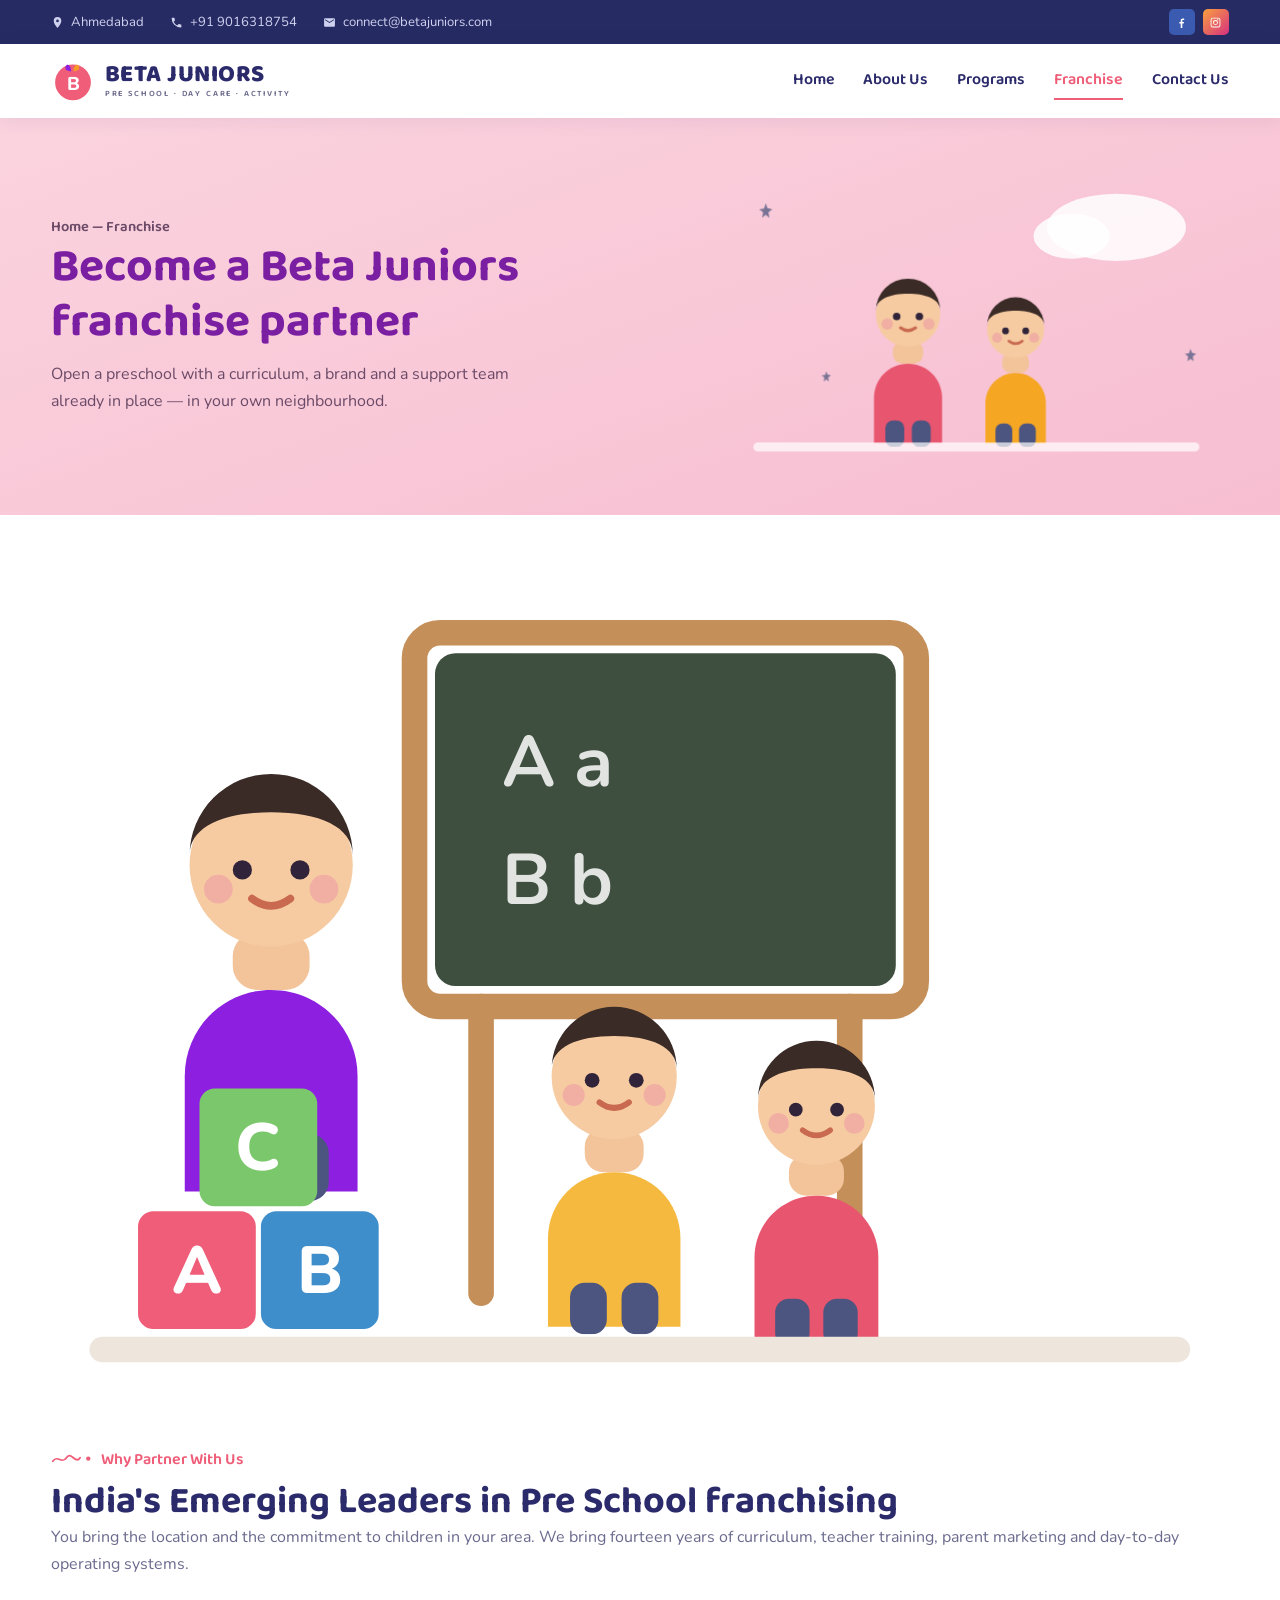
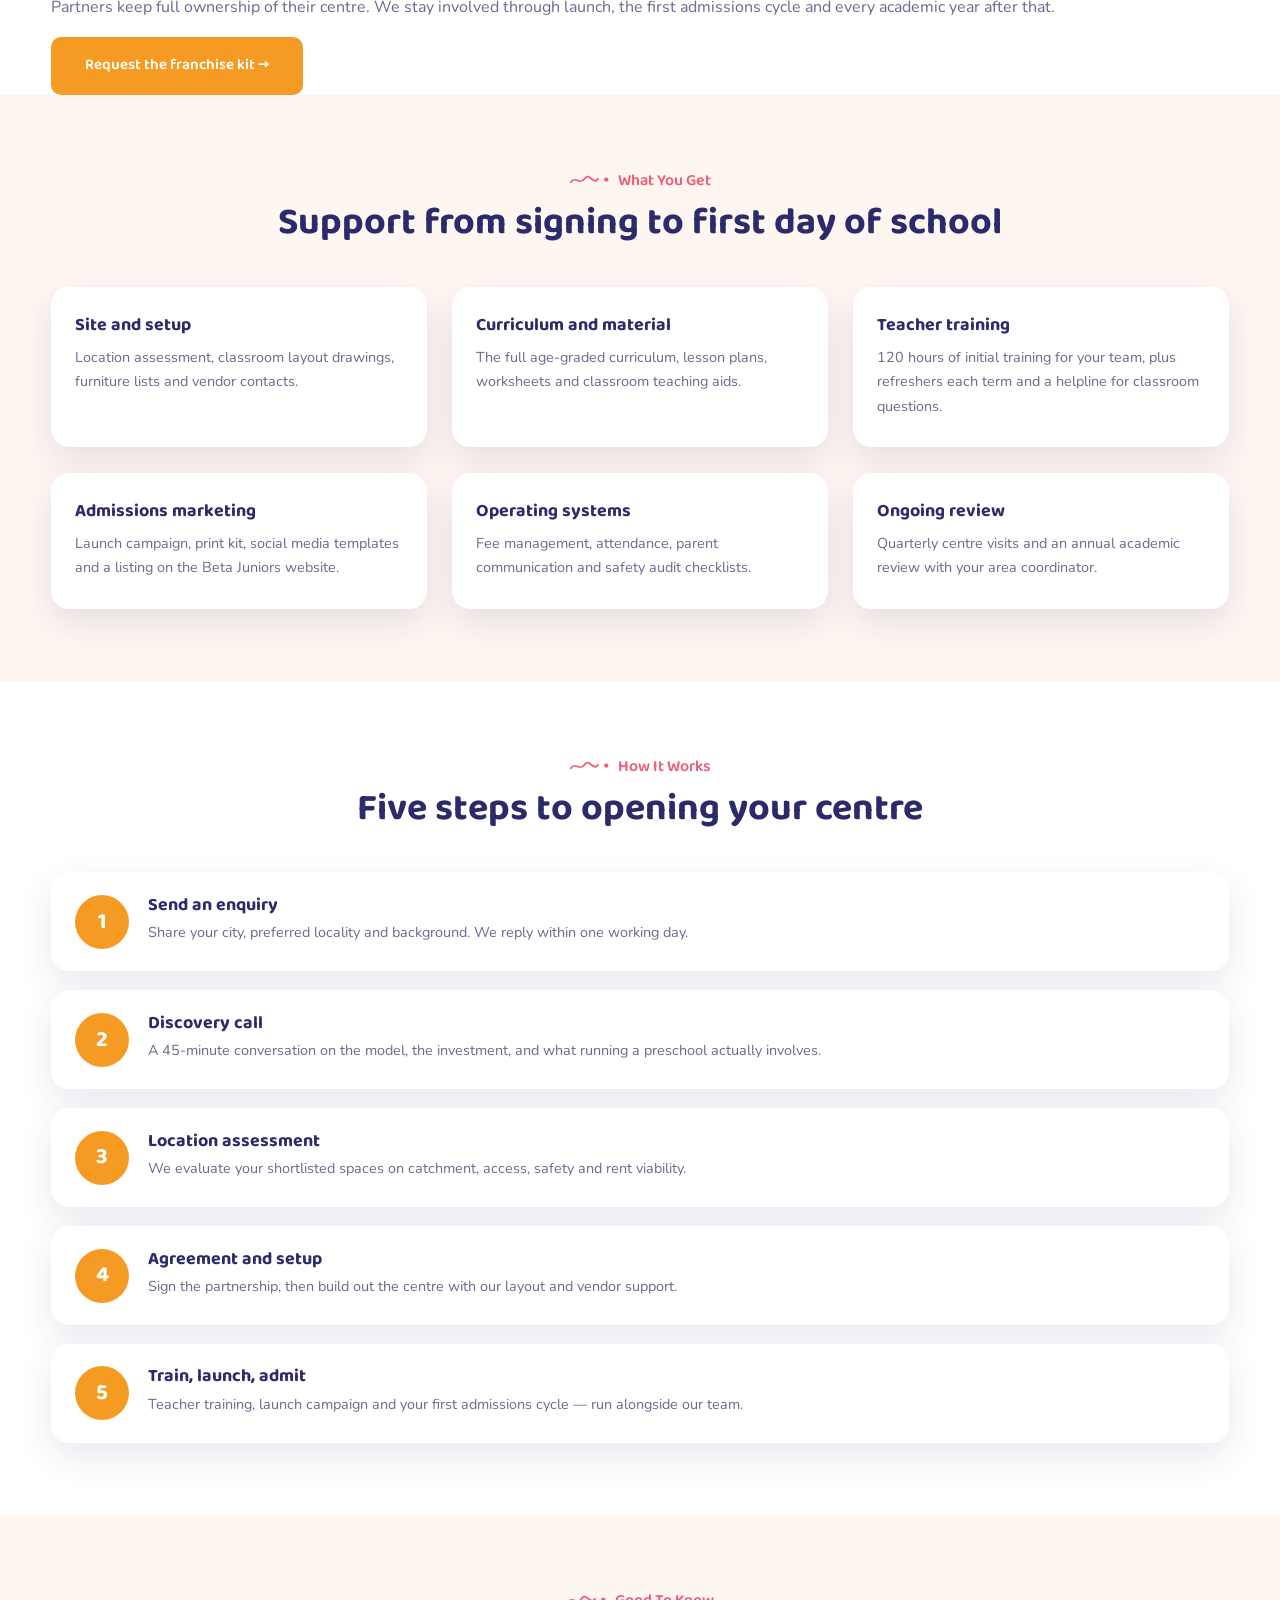
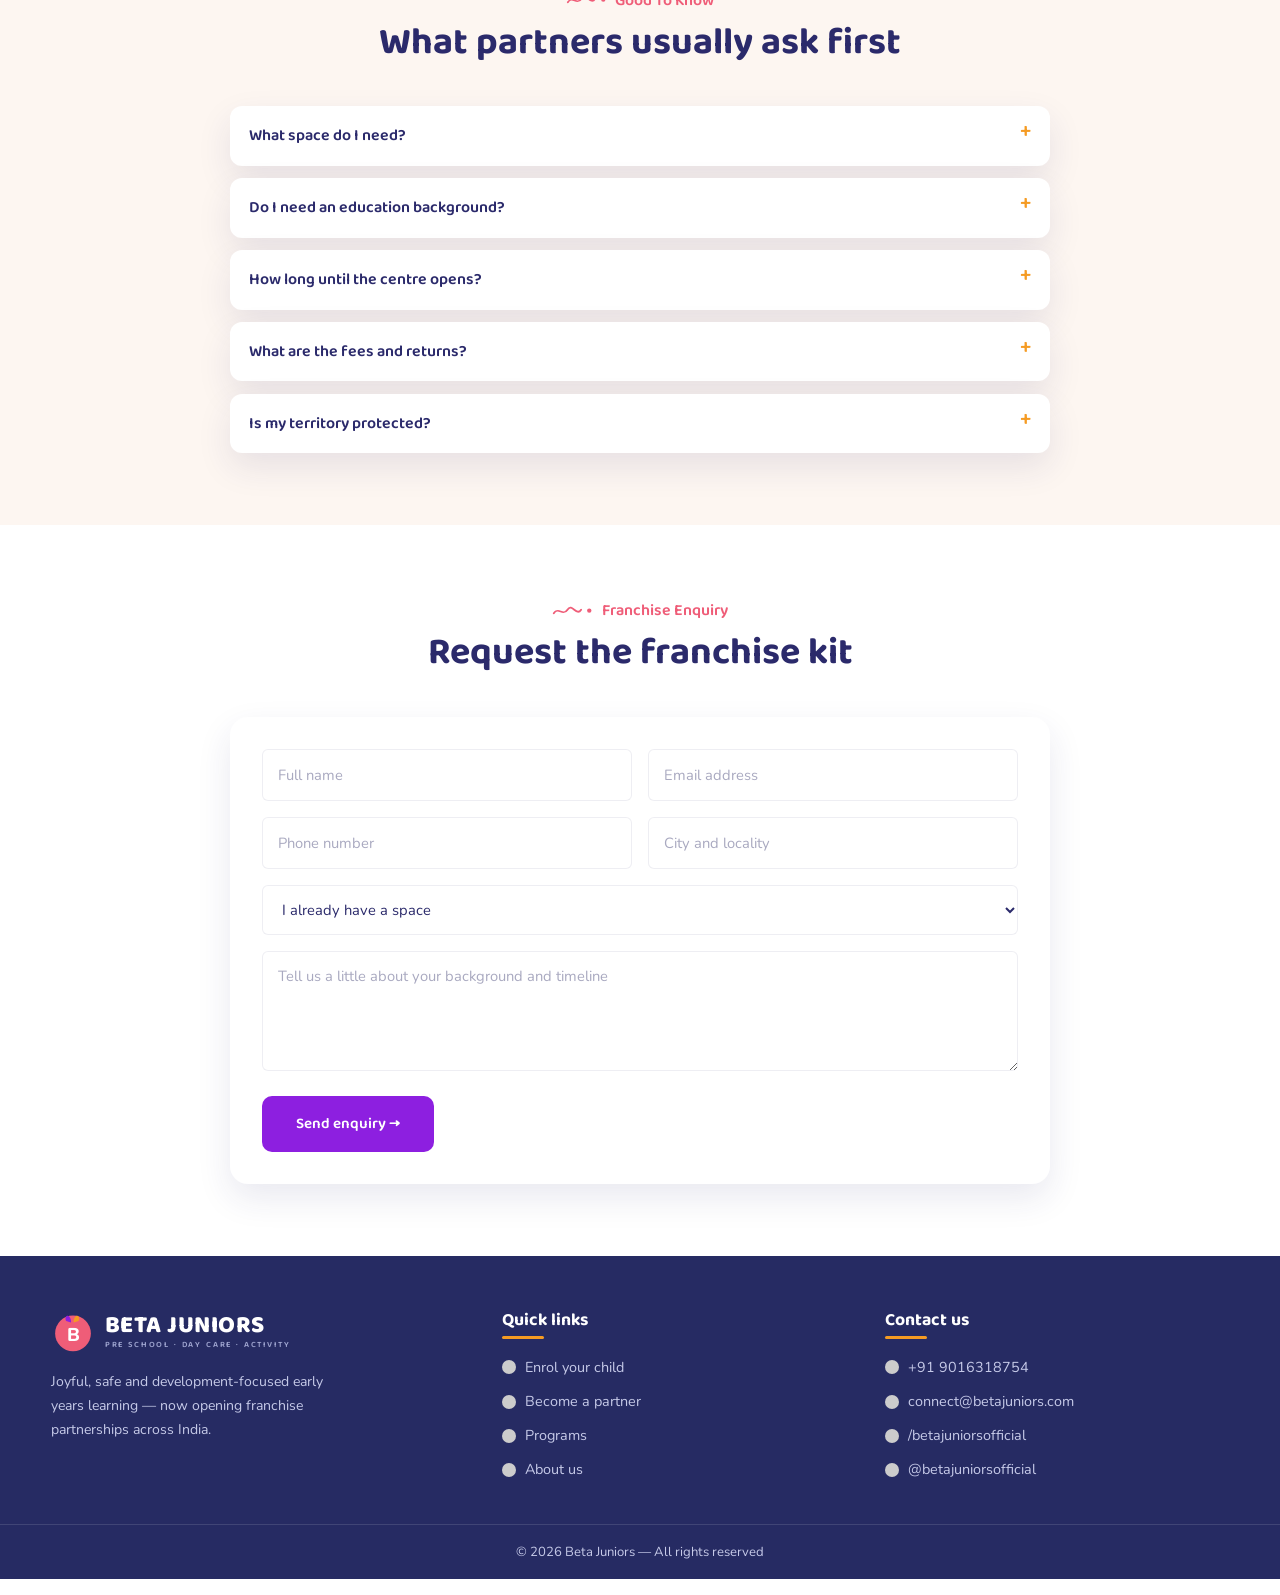
<file: franchise.html>
<!DOCTYPE html>
<html lang="en">
<head>
<meta charset="utf-8">
<meta name="viewport" content="width=device-width, initial-scale=1">
<title>Franchise &mdash; Beta Juniors</title>
<meta name="description" content="Open a Beta Juniors preschool: curriculum, teacher training, marketing and operating support for franchise partners.">
<link rel="preconnect" href="https://fonts.googleapis.com">
<link rel="preconnect" href="https://fonts.gstatic.com" crossorigin>
<link href="https://fonts.googleapis.com/css2?family=Baloo+2:wght@500;600;700;800&family=Nunito:wght@400;600;700&display=swap" rel="stylesheet">
<link rel="stylesheet" href="style.css">
</head>
<body>
<svg width="0" height="0" style="position:absolute" aria-hidden="true" focusable="false">
  <symbol id="kid" viewBox="0 0 64 96">
    <rect x="24" y="40" width="16" height="12" rx="5" fill="#f3c49a"/>
    <path d="M14 94V70c0-10 8-18 18-18s18 8 18 18v24z" fill="currentColor"/>
    <rect x="20" y="82" width="10" height="14" rx="4" fill="#4c5480"/>
    <rect x="34" y="82" width="10" height="14" rx="4" fill="#4c5480"/>
    <circle cx="32" cy="26" r="17" fill="#f6cba2"/>
    <path d="M15 24a17 17 0 0134 0c0-6-7-9-17-9s-17 3-17 9z" fill="#3a2b26"/>
    <circle cx="26" cy="27" r="2" fill="#31243a"/><circle cx="38" cy="27" r="2" fill="#31243a"/>
    <path d="M28 33q4 3 8 0" stroke="#c9694f" stroke-width="1.6" fill="none" stroke-linecap="round"/>
    <circle cx="21" cy="31" r="3" fill="#f0a3a3" opacity=".7"/><circle cx="43" cy="31" r="3" fill="#f0a3a3" opacity=".7"/>
  </symbol>
  <symbol id="star" viewBox="0 0 24 24"><path d="M12 1l2.6 7.1L22 10l-6 4.6L17.6 23 12 18.6 6.4 23 8 14.6 2 10l7.4-.9z" fill="currentColor"/></symbol>
  <symbol id="squig" viewBox="0 0 44 12"><path d="M2 8c5-8 10 4 15-4s10 8 15 0" stroke="currentColor" stroke-width="2" fill="none" stroke-linecap="round"/><circle cx="41" cy="5" r="2.4" fill="currentColor"/></symbol>
  <symbol id="logo-mark" viewBox="0 0 64 64">
    <circle cx="32" cy="34" r="26" fill="#ef5d78"/>
    <path d="M22 16c-3-6 2-10 5-6s2 8 2 8z" fill="#8d1fe0"/>
    <path d="M40 16c3-6-2-10-5-6s-2 8-2 8z" fill="#f59b23"/>
    <text x="32" y="45" text-anchor="middle" font-family="Baloo 2, sans-serif" font-size="27" font-weight="800" fill="#fff">B</text>
  </symbol>
</svg>
<div class="topbar"><div class="wrap">
  <span><svg width="13" height="13" viewBox="0 0 24 24" fill="currentColor" aria-hidden="true"><path d="M12 2a7 7 0 00-7 7c0 5.2 7 13 7 13s7-7.8 7-13a7 7 0 00-7-7zm0 9.5A2.5 2.5 0 1112 6.5a2.5 2.5 0 010 5z"/></svg> Ahmedabad</span>
  <span><svg width="13" height="13" viewBox="0 0 24 24" fill="currentColor" aria-hidden="true"><path d="M6.6 10.8a15 15 0 006.6 6.6l2.2-2.2a1 1 0 011-.25 11.5 11.5 0 003.6.58 1 1 0 011 1V20a1 1 0 01-1 1A17 17 0 013 4a1 1 0 011-1h3.5a1 1 0 011 1c0 1.25.2 2.46.58 3.6a1 1 0 01-.25 1z"/></svg> <a href="tel:+919016318754">+91 9016318754</a></span>
  <span><svg width="13" height="13" viewBox="0 0 24 24" fill="currentColor" aria-hidden="true"><path d="M20 4H4a2 2 0 00-2 2v12a2 2 0 002 2h16a2 2 0 002-2V6a2 2 0 00-2-2zm0 4l-8 5-8-5V6l8 5 8-5z"/></svg> <a href="mailto:connect@betajuniors.com">connect@betajuniors.com</a></span>
  <span class="socials">
    <a href="#" aria-label="Beta Juniors on Facebook"><svg width="13" height="13" viewBox="0 0 24 24" fill="currentColor" aria-hidden="true"><path d="M13.5 22v-8h2.7l.4-3h-3.1V9.1c0-.9.25-1.5 1.5-1.5H17V4.9c-.3 0-1.3-.1-2.4-.1-2.4 0-4.1 1.5-4.1 4.2V11H8v3h2.5v8z"/></svg></a>
    <a href="#" aria-label="Beta Juniors on Instagram"><svg width="13" height="13" viewBox="0 0 24 24" fill="currentColor" aria-hidden="true"><path d="M12 7.4a4.6 4.6 0 104.6 4.6A4.6 4.6 0 0012 7.4zm0 7.6a3 3 0 113-3 3 3 0 01-3 3zM17 3H7a4 4 0 00-4 4v10a4 4 0 004 4h10a4 4 0 004-4V7a4 4 0 00-4-4zm2.4 14a2.4 2.4 0 01-2.4 2.4H7A2.4 2.4 0 014.6 17V7A2.4 2.4 0 017 4.6h10A2.4 2.4 0 0119.4 7zm-2-10.4a1.1 1.1 0 11-1.1-1.1 1.1 1.1 0 011.1 1.1z"/></svg></a>
  </span>
</div></div>
<header class="nav"><div class="wrap">
  <a class="brand" href="index.html"><svg class="brand-mark" aria-hidden="true"><use href="#logo-mark"/></svg>
    <span class="brand-text">BETA JUNIORS<small>PRE SCHOOL &middot; DAY CARE &middot; ACTIVITY</small></span></a>
  <button class="burger" id="burger" aria-expanded="false" aria-controls="menu" aria-label="Open menu">
    <svg width="26" height="26" viewBox="0 0 24 24" fill="currentColor" aria-hidden="true"><path d="M3 6h18v2H3zm0 5h18v2H3zm0 5h18v2H3z"/></svg></button>
  <nav class="menu" id="menu" aria-label="Main"><a href="index.html">Home</a><a href="about.html">About Us</a><a href="programs.html">Programs</a><a href="franchise.html" class="active">Franchise</a><a href="contact.html">Contact Us</a></nav>
</div></header>
<section class="banner"><div class="wrap">
  <div><p class="crumb"><a href="index.html">Home</a> &mdash; Franchise</p><h1>Become a Beta Juniors franchise partner</h1><p>Open a preschool with a curriculum, a brand and a support team already in place &mdash; in your own neighbourhood.</p></div>
  <svg viewBox="0 0 460 260" role="img" aria-label="Children playing among stars and clouds">
  <ellipse cx="360" cy="52" rx="62" ry="30" fill="#fff" opacity=".85"/><ellipse cx="320" cy="60" rx="34" ry="20" fill="#fff" opacity=".85"/>
  <g fill="#fff" opacity=".9"><use href="#star" x="40" y="30" width="14" height="14"/><use href="#star" x="420" y="160" width="12" height="12"/><use href="#star" x="96" y="180" width="10" height="10"/></g>
  <g color="#e8556f"><use href="#kid" x="120" y="86" width="108" height="162"/></g>
  <g color="#f5a623"><use href="#kid" x="222" y="104" width="96" height="144"/></g>
  <path d="M40 248h390" stroke="#fff" stroke-width="8" stroke-linecap="round" opacity=".7"/>
</svg>
</div></section>
<section class="unique"><div class="wrap">
  <div><svg viewBox="0 0 460 360" role="img" aria-label="A teacher at a blackboard with two children and alphabet blocks">
  <rect x="150" y="54" width="180" height="130" rx="8" fill="#3e4f3f"/>
  <rect x="142" y="46" width="196" height="146" rx="10" fill="none" stroke="#c58f5a" stroke-width="10"/>
  <g fill="#fff" opacity=".85" font-family="Baloo 2, sans-serif" font-size="28" font-weight="700"><text x="176" y="106">A a</text><text x="176" y="152">B b</text></g>
  <path d="M168 192v112M312 192v112" stroke="#c58f5a" stroke-width="10" stroke-linecap="round"/>
  <g color="#8d1fe0"><use href="#kid" x="26" y="88" width="120" height="180"/></g>
  <g color="#f5b93f"><use href="#kid" x="174" y="182" width="92" height="138"/></g>
  <g color="#e8556f"><use href="#kid" x="256" y="196" width="86" height="129"/></g>
  <rect x="34" y="272" width="46" height="46" rx="6" fill="#ef5d78"/><rect x="82" y="272" width="46" height="46" rx="6" fill="#3f8ecc"/><rect x="58" y="224" width="46" height="46" rx="6" fill="#7bc86c"/>
  <g fill="#fff" font-family="Baloo 2, sans-serif" font-size="26" font-weight="800" text-anchor="middle"><text x="57" y="304">A</text><text x="105" y="304">B</text><text x="81" y="256">C</text></g>
  <path d="M20 326h420" stroke="#eee6dc" stroke-width="10" stroke-linecap="round"/>
</svg></div>
  <div><p class="eyebrow eyebrow--left"><svg width="40" height="11" viewBox="0 0 44 12" aria-hidden="true"><use href="#squig" width="44" height="12" color="#ef5d78"/></svg> Why Partner With Us</p>
    <h2>India's Emerging Leaders in Pre School franchising</h2>
    <p>You bring the location and the commitment to children in your area. We bring fourteen years of curriculum, teacher training, parent marketing and day-to-day operating systems.</p>
    <p>Partners keep full ownership of their centre. We stay involved through launch, the first admissions cycle and every academic year after that.</p>
    <a class="btn" href="#enquire">Request the franchise kit <span class="arw">&rarr;</span></a></div>
</div></section>

<section class="pad" style="background:var(--cream)"><div class="wrap">
  <div class="section-head"><p class="eyebrow"><svg width="40" height="11" viewBox="0 0 44 12" aria-hidden="true"><use href="#squig" width="44" height="12" color="#ef5d78"/></svg> What You Get</p><h2>Support from signing to first day of school</h2></div>
  <div class="info-grid">
    <div class="info"><h3>Site and setup</h3><p>Location assessment, classroom layout drawings, furniture lists and vendor contacts.</p></div>
    <div class="info"><h3>Curriculum and material</h3><p>The full age-graded curriculum, lesson plans, worksheets and classroom teaching aids.</p></div>
    <div class="info"><h3>Teacher training</h3><p>120 hours of initial training for your team, plus refreshers each term and a helpline for classroom questions.</p></div>
    <div class="info"><h3>Admissions marketing</h3><p>Launch campaign, print kit, social media templates and a listing on the Beta Juniors website.</p></div>
    <div class="info"><h3>Operating systems</h3><p>Fee management, attendance, parent communication and safety audit checklists.</p></div>
    <div class="info"><h3>Ongoing review</h3><p>Quarterly centre visits and an annual academic review with your area coordinator.</p></div>
  </div>
</div></section>

<section class="pad"><div class="wrap">
  <div class="section-head"><p class="eyebrow"><svg width="40" height="11" viewBox="0 0 44 12" aria-hidden="true"><use href="#squig" width="44" height="12" color="#ef5d78"/></svg> How It Works</p><h2>Five steps to opening your centre</h2></div>
  <div class="steps">
    <div class="step"><div><h3>Send an enquiry</h3><p>Share your city, preferred locality and background. We reply within one working day.</p></div></div>
    <div class="step"><div><h3>Discovery call</h3><p>A 45-minute conversation on the model, the investment, and what running a preschool actually involves.</p></div></div>
    <div class="step"><div><h3>Location assessment</h3><p>We evaluate your shortlisted spaces on catchment, access, safety and rent viability.</p></div></div>
    <div class="step"><div><h3>Agreement and setup</h3><p>Sign the partnership, then build out the centre with our layout and vendor support.</p></div></div>
    <div class="step"><div><h3>Train, launch, admit</h3><p>Teacher training, launch campaign and your first admissions cycle &mdash; run alongside our team.</p></div></div>
  </div>
</div></section>

<section class="pad" style="background:var(--cream)"><div class="wrap">
  <div class="section-head"><p class="eyebrow"><svg width="40" height="11" viewBox="0 0 44 12" aria-hidden="true"><use href="#squig" width="44" height="12" color="#ef5d78"/></svg> Good To Know</p><h2>What partners usually ask first</h2></div>
  <div class="faq">
    <details><summary>What space do I need?</summary><p>Most centres run well in 1,500 to 2,500 sq ft on the ground floor, with a safe outdoor or terrace play area and an independent entrance.</p></details>
    <details><summary>Do I need an education background?</summary><p>No. Many partners come from other fields. What matters is that you are present at the centre and comfortable dealing with parents daily. Academic leadership can be hired, and we help you hire it.</p></details>
    <details><summary>How long until the centre opens?</summary><p>Typically 10 to 14 weeks from signing, depending on how quickly the space is ready and where you fall in the admissions calendar.</p></details>
    <details><summary>What are the fees and returns?</summary><p>Investment and royalty depend on city, format and centre size. We share full numbers in the franchise kit after the discovery call &mdash; not before, because the ranges are wide enough that a headline figure would mislead.</p></details>
    <details><summary>Is my territory protected?</summary><p>Yes. Each partner gets an exclusive catchment radius, agreed in writing before setup begins.</p></details>
  </div>
</div></section>

<section class="pad" id="enquire"><div class="wrap">
  <div class="section-head"><p class="eyebrow"><svg width="40" height="11" viewBox="0 0 44 12" aria-hidden="true"><use href="#squig" width="44" height="12" color="#ef5d78"/></svg> Franchise Enquiry</p><h2>Request the franchise kit</h2></div>
  <form class="form-card" data-enquiry novalidate style="max-width:820px;margin-inline:auto"><div class="form-grid">
    <div><label class="sr" for="fname">Full name</label><input id="fname" name="name" placeholder="Full name" required></div>
    <div><label class="sr" for="femail">Email</label><input id="femail" name="email" type="email" placeholder="Email address" required></div>
    <div><label class="sr" for="fphone">Phone</label><input id="fphone" name="phone" placeholder="Phone number"></div>
    <div><label class="sr" for="fcity">City</label><input id="fcity" name="city" placeholder="City and locality"></div>
    <div class="field--full"><label class="sr" for="fspace">Space status</label>
      <select id="fspace" name="space"><option>I already have a space</option><option>I am looking for a space</option><option>I want to understand the model first</option></select></div>
    <div class="field--full"><label class="sr" for="fmsg">Message</label><textarea id="fmsg" name="message" placeholder="Tell us a little about your background and timeline" required></textarea></div>
    <div class="form-actions"><button class="btn btn--purple" type="submit">Send enquiry <span class="arw">&rarr;</span></button><p class="form-note" role="status"></p></div>
  </div></form>
</div></section>
<footer class="footer"><div class="wrap">
  <div>
    <div class="brand" style="margin-bottom:1rem">
      <svg class="brand-mark" aria-hidden="true"><use href="#logo-mark"/></svg>
      <span class="brand-text">BETA JUNIORS<small>PRE SCHOOL &middot; DAY CARE &middot; ACTIVITY</small></span>
    </div>
    <p style="font-size:.88rem;max-width:34ch">Joyful, safe and development-focused early years learning &mdash; now opening franchise partnerships across India.</p>
  </div>
  <div><h4>Quick links</h4><ul>
    <li><span class="dot"></span><a href="contact.html">Enrol your child</a></li>
    <li><span class="dot"></span><a href="franchise.html">Become a partner</a></li>
    <li><span class="dot"></span><a href="programs.html">Programs</a></li>
    <li><span class="dot"></span><a href="about.html">About us</a></li>
  </ul></div>
  <div><h4>Contact us</h4><ul>
    <li><span class="dot"></span><a href="tel:+919016318754">+91 9016318754</a></li>
    <li><span class="dot"></span><a href="mailto:connect@betajuniors.com">connect@betajuniors.com</a></li>
    <li><span class="dot"></span><a href="#">/betajuniorsofficial</a></li>
    <li><span class="dot"></span><a href="#">@betajuniorsofficial</a></li>
  </ul></div>
</div><p class="footer-note">&copy; 2026 Beta Juniors &mdash; All rights reserved</p></footer>
<script>
(function(){
  var burger=document.getElementById('burger'),menu=document.getElementById('menu');
  if(burger){burger.addEventListener('click',function(){var o=menu.classList.toggle('open');burger.setAttribute('aria-expanded',o?'true':'false');});
  menu.addEventListener('click',function(e){if(e.target.tagName==='A'){menu.classList.remove('open');burger.setAttribute('aria-expanded','false');}});}
  Array.prototype.forEach.call(document.querySelectorAll('form[data-enquiry]'),function(form){
    var note=form.querySelector('.form-note');
    form.addEventListener('submit',function(e){
      e.preventDefault();
      var name=(form.elements.name.value||'').trim(),email=(form.elements.email.value||'').trim(),
          msg=form.elements.message?(form.elements.message.value||'').trim():'x';
      if(!name||!email||!msg){note.textContent='Add your name, email and a message to send.';return;}
      if(!/^[^@\s]+@[^@\s]+\.[^@\s]+$/.test(email)){note.textContent='That email address needs an @ and a domain.';return;}
      note.textContent='Message sent. We reply within one working day.';
      form.reset();
    });
  });
})();
</script>
</body>
</html>
</file>
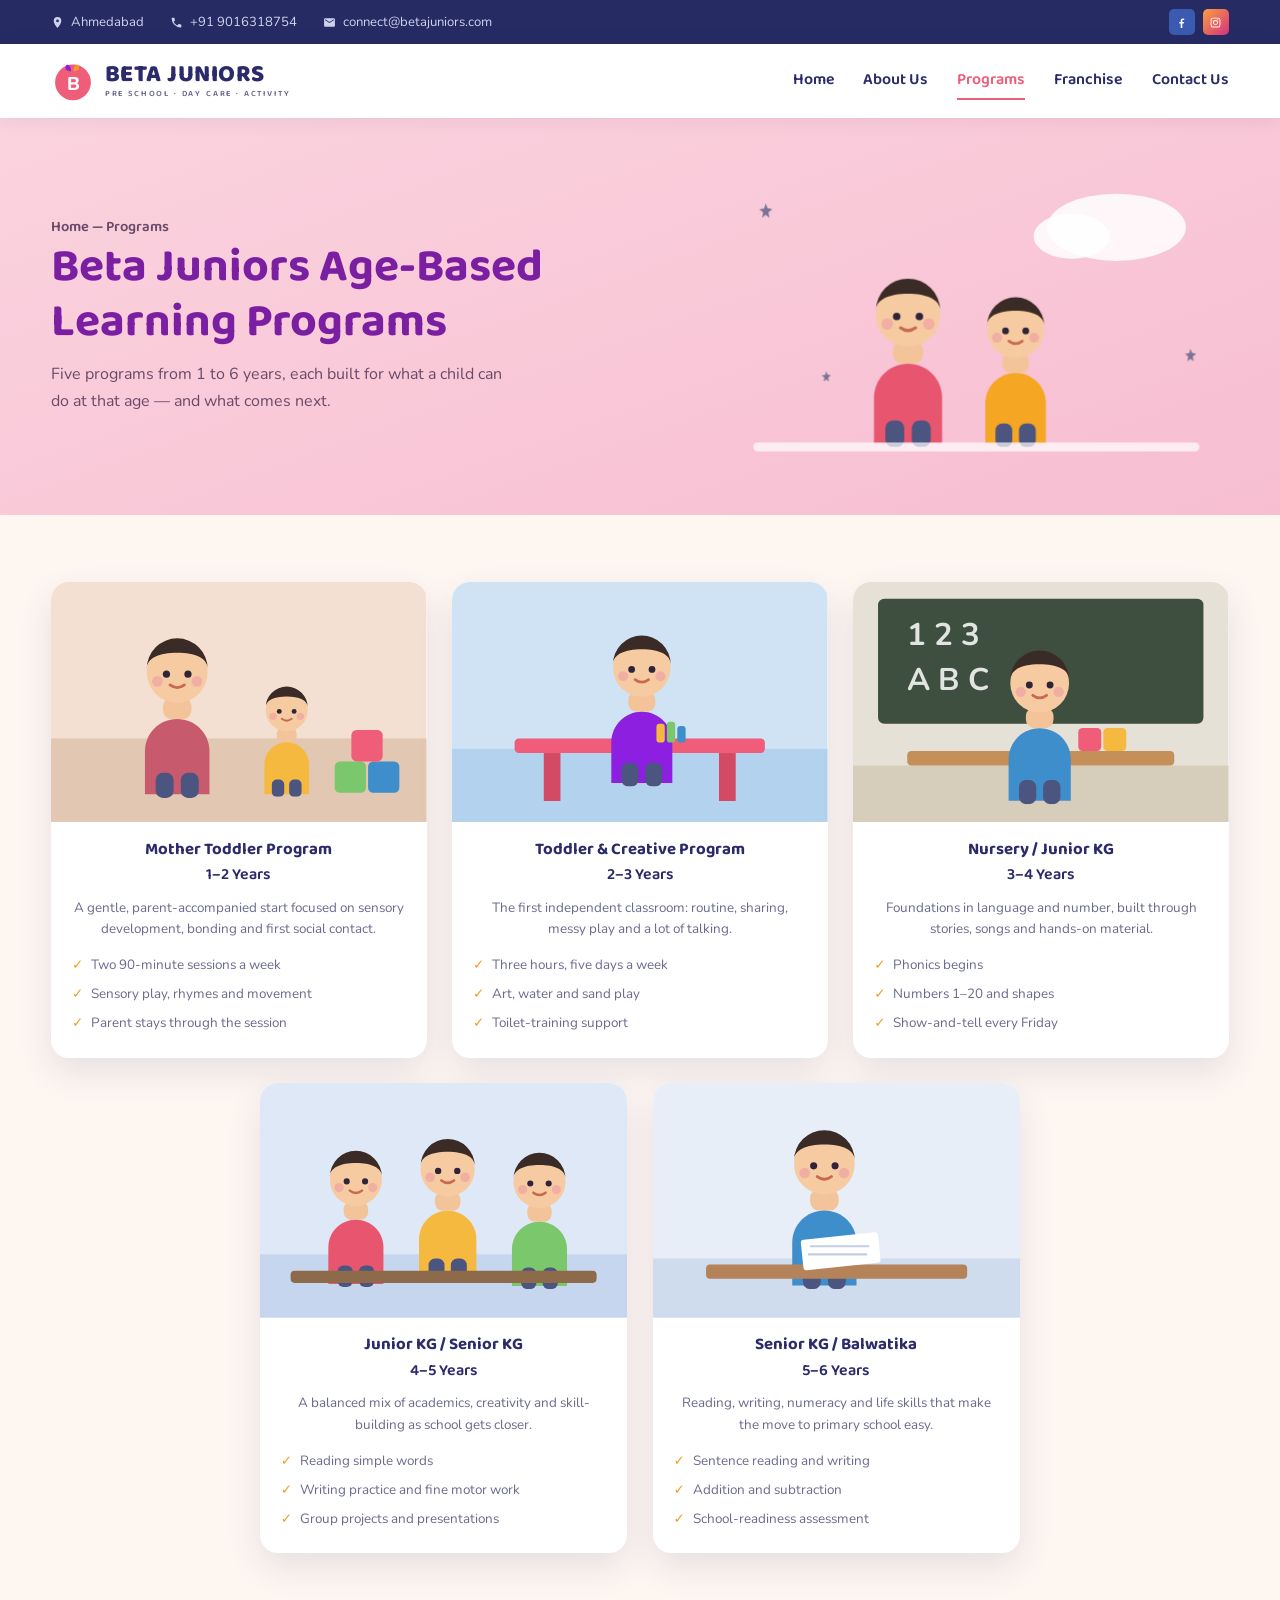
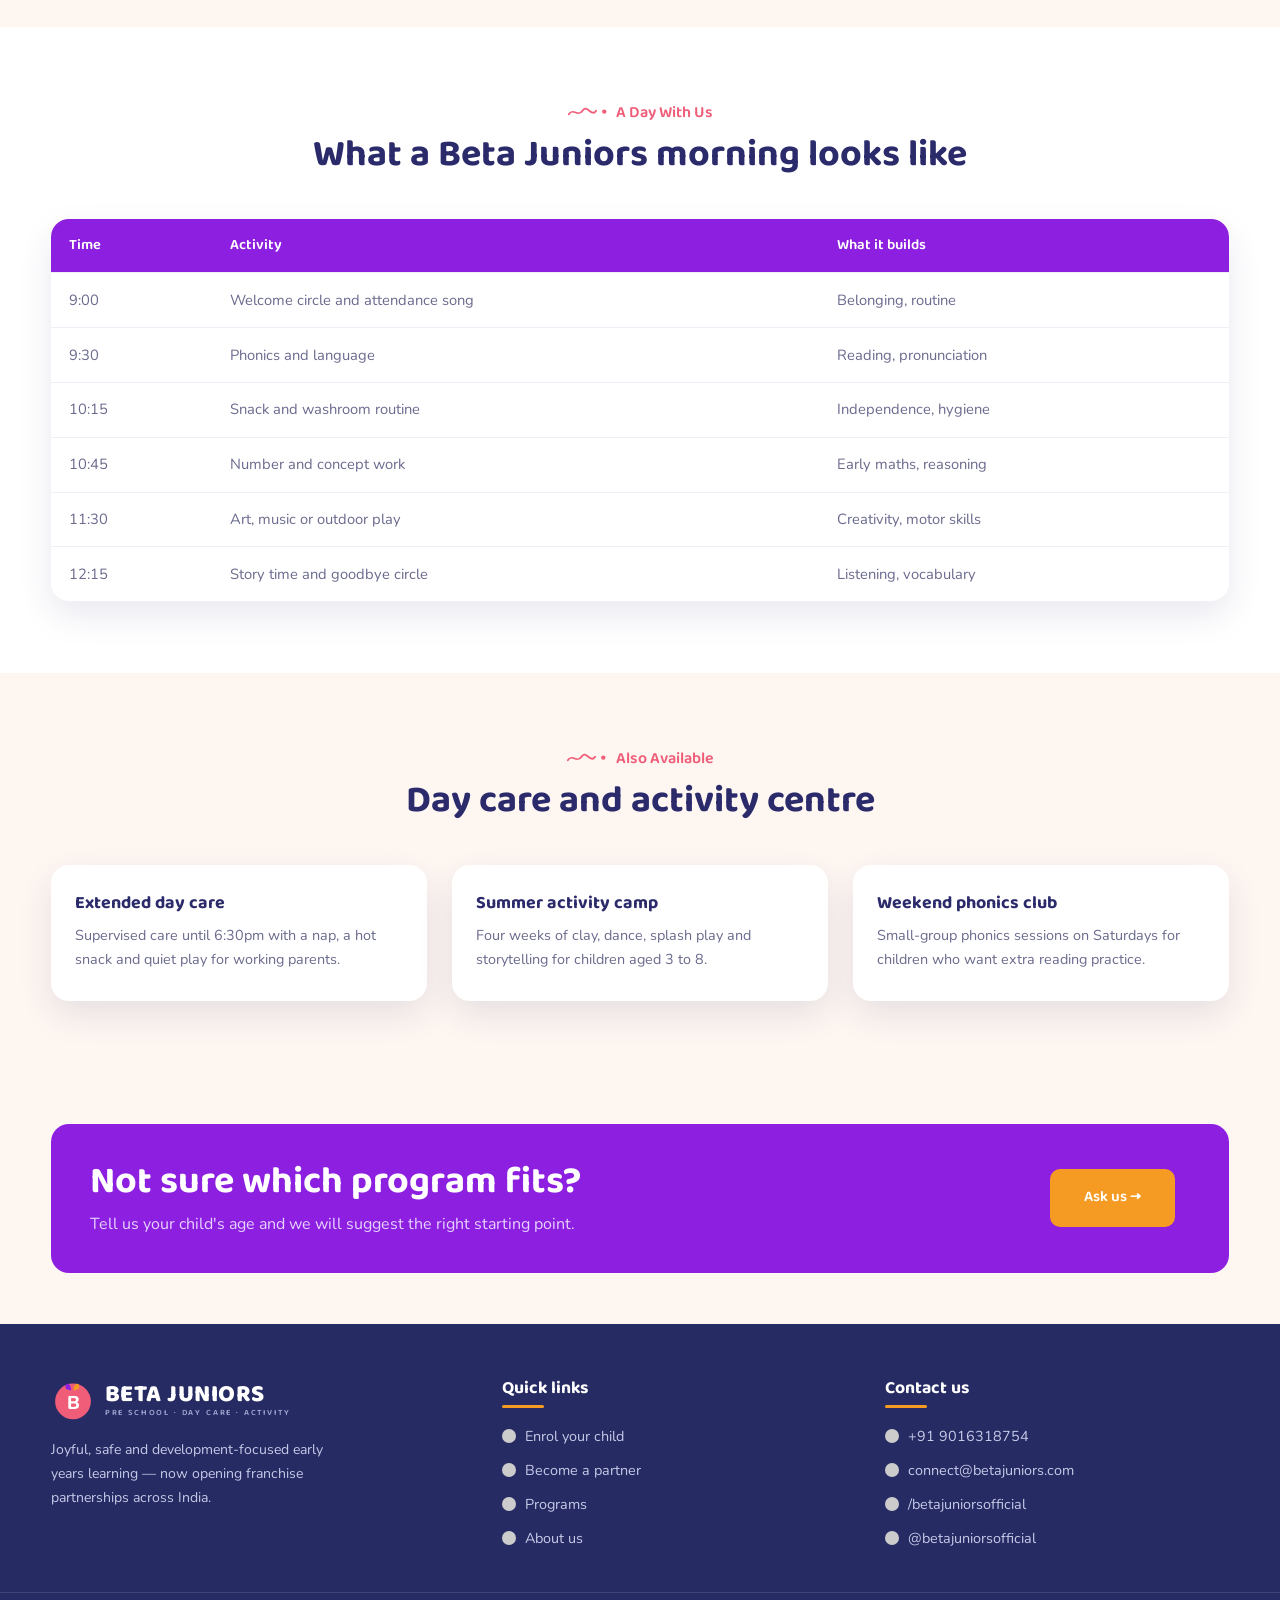
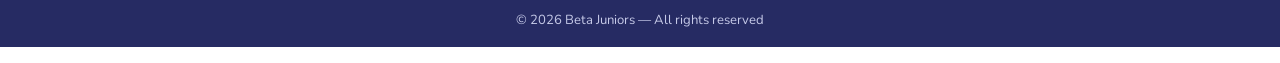
<file: programs.html>
<!DOCTYPE html>
<html lang="en">
<head>
<meta charset="utf-8">
<meta name="viewport" content="width=device-width, initial-scale=1">
<title>Programs &mdash; Beta Juniors</title>
<meta name="description" content="Five age-based preschool programs from 1 to 6 years, plus day care and activity centre options.">
<link rel="preconnect" href="https://fonts.googleapis.com">
<link rel="preconnect" href="https://fonts.gstatic.com" crossorigin>
<link href="https://fonts.googleapis.com/css2?family=Baloo+2:wght@500;600;700;800&family=Nunito:wght@400;600;700&display=swap" rel="stylesheet">
<link rel="stylesheet" href="style.css">
</head>
<body>
<svg width="0" height="0" style="position:absolute" aria-hidden="true" focusable="false">
  <symbol id="kid" viewBox="0 0 64 96">
    <rect x="24" y="40" width="16" height="12" rx="5" fill="#f3c49a"/>
    <path d="M14 94V70c0-10 8-18 18-18s18 8 18 18v24z" fill="currentColor"/>
    <rect x="20" y="82" width="10" height="14" rx="4" fill="#4c5480"/>
    <rect x="34" y="82" width="10" height="14" rx="4" fill="#4c5480"/>
    <circle cx="32" cy="26" r="17" fill="#f6cba2"/>
    <path d="M15 24a17 17 0 0134 0c0-6-7-9-17-9s-17 3-17 9z" fill="#3a2b26"/>
    <circle cx="26" cy="27" r="2" fill="#31243a"/><circle cx="38" cy="27" r="2" fill="#31243a"/>
    <path d="M28 33q4 3 8 0" stroke="#c9694f" stroke-width="1.6" fill="none" stroke-linecap="round"/>
    <circle cx="21" cy="31" r="3" fill="#f0a3a3" opacity=".7"/><circle cx="43" cy="31" r="3" fill="#f0a3a3" opacity=".7"/>
  </symbol>
  <symbol id="star" viewBox="0 0 24 24"><path d="M12 1l2.6 7.1L22 10l-6 4.6L17.6 23 12 18.6 6.4 23 8 14.6 2 10l7.4-.9z" fill="currentColor"/></symbol>
  <symbol id="squig" viewBox="0 0 44 12"><path d="M2 8c5-8 10 4 15-4s10 8 15 0" stroke="currentColor" stroke-width="2" fill="none" stroke-linecap="round"/><circle cx="41" cy="5" r="2.4" fill="currentColor"/></symbol>
  <symbol id="logo-mark" viewBox="0 0 64 64">
    <circle cx="32" cy="34" r="26" fill="#ef5d78"/>
    <path d="M22 16c-3-6 2-10 5-6s2 8 2 8z" fill="#8d1fe0"/>
    <path d="M40 16c3-6-2-10-5-6s-2 8-2 8z" fill="#f59b23"/>
    <text x="32" y="45" text-anchor="middle" font-family="Baloo 2, sans-serif" font-size="27" font-weight="800" fill="#fff">B</text>
  </symbol>
</svg>
<div class="topbar"><div class="wrap">
  <span><svg width="13" height="13" viewBox="0 0 24 24" fill="currentColor" aria-hidden="true"><path d="M12 2a7 7 0 00-7 7c0 5.2 7 13 7 13s7-7.8 7-13a7 7 0 00-7-7zm0 9.5A2.5 2.5 0 1112 6.5a2.5 2.5 0 010 5z"/></svg> Ahmedabad</span>
  <span><svg width="13" height="13" viewBox="0 0 24 24" fill="currentColor" aria-hidden="true"><path d="M6.6 10.8a15 15 0 006.6 6.6l2.2-2.2a1 1 0 011-.25 11.5 11.5 0 003.6.58 1 1 0 011 1V20a1 1 0 01-1 1A17 17 0 013 4a1 1 0 011-1h3.5a1 1 0 011 1c0 1.25.2 2.46.58 3.6a1 1 0 01-.25 1z"/></svg> <a href="tel:+919016318754">+91 9016318754</a></span>
  <span><svg width="13" height="13" viewBox="0 0 24 24" fill="currentColor" aria-hidden="true"><path d="M20 4H4a2 2 0 00-2 2v12a2 2 0 002 2h16a2 2 0 002-2V6a2 2 0 00-2-2zm0 4l-8 5-8-5V6l8 5 8-5z"/></svg> <a href="mailto:connect@betajuniors.com">connect@betajuniors.com</a></span>
  <span class="socials">
    <a href="#" aria-label="Beta Juniors on Facebook"><svg width="13" height="13" viewBox="0 0 24 24" fill="currentColor" aria-hidden="true"><path d="M13.5 22v-8h2.7l.4-3h-3.1V9.1c0-.9.25-1.5 1.5-1.5H17V4.9c-.3 0-1.3-.1-2.4-.1-2.4 0-4.1 1.5-4.1 4.2V11H8v3h2.5v8z"/></svg></a>
    <a href="#" aria-label="Beta Juniors on Instagram"><svg width="13" height="13" viewBox="0 0 24 24" fill="currentColor" aria-hidden="true"><path d="M12 7.4a4.6 4.6 0 104.6 4.6A4.6 4.6 0 0012 7.4zm0 7.6a3 3 0 113-3 3 3 0 01-3 3zM17 3H7a4 4 0 00-4 4v10a4 4 0 004 4h10a4 4 0 004-4V7a4 4 0 00-4-4zm2.4 14a2.4 2.4 0 01-2.4 2.4H7A2.4 2.4 0 014.6 17V7A2.4 2.4 0 017 4.6h10A2.4 2.4 0 0119.4 7zm-2-10.4a1.1 1.1 0 11-1.1-1.1 1.1 1.1 0 011.1 1.1z"/></svg></a>
  </span>
</div></div>
<header class="nav"><div class="wrap">
  <a class="brand" href="index.html"><svg class="brand-mark" aria-hidden="true"><use href="#logo-mark"/></svg>
    <span class="brand-text">BETA JUNIORS<small>PRE SCHOOL &middot; DAY CARE &middot; ACTIVITY</small></span></a>
  <button class="burger" id="burger" aria-expanded="false" aria-controls="menu" aria-label="Open menu">
    <svg width="26" height="26" viewBox="0 0 24 24" fill="currentColor" aria-hidden="true"><path d="M3 6h18v2H3zm0 5h18v2H3zm0 5h18v2H3z"/></svg></button>
  <nav class="menu" id="menu" aria-label="Main"><a href="index.html">Home</a><a href="about.html">About Us</a><a href="programs.html" class="active">Programs</a><a href="franchise.html">Franchise</a><a href="contact.html">Contact Us</a></nav>
</div></header>
<section class="banner"><div class="wrap">
  <div><p class="crumb"><a href="index.html">Home</a> &mdash; Programs</p><h1>Beta Juniors Age-Based Learning Programs</h1><p>Five programs from 1 to 6 years, each built for what a child can do at that age &mdash; and what comes next.</p></div>
  <svg viewBox="0 0 460 260" role="img" aria-label="Children playing among stars and clouds">
  <ellipse cx="360" cy="52" rx="62" ry="30" fill="#fff" opacity=".85"/><ellipse cx="320" cy="60" rx="34" ry="20" fill="#fff" opacity=".85"/>
  <g fill="#fff" opacity=".9"><use href="#star" x="40" y="30" width="14" height="14"/><use href="#star" x="420" y="160" width="12" height="12"/><use href="#star" x="96" y="180" width="10" height="10"/></g>
  <g color="#e8556f"><use href="#kid" x="120" y="86" width="108" height="162"/></g>
  <g color="#f5a623"><use href="#kid" x="222" y="104" width="96" height="144"/></g>
  <path d="M40 248h390" stroke="#fff" stroke-width="8" stroke-linecap="round" opacity=".7"/>
</svg>
</div></section>
<section class="programs"><div class="wrap">
  <div class="prog-grid"><article class="card-prog"><svg class="thumb" viewBox="0 0 360 230" role="img" aria-label="A teacher playing with a toddler and soft blocks">
  <rect width="360" height="230" fill="#f3e0d2"/><rect y="150" width="360" height="80" fill="#e2c7b3"/>
  <g color="#c85a6e"><use href="#kid" x="66" y="42" width="110" height="165"/></g>
  <g color="#f5b93f"><use href="#kid" x="188" y="92" width="76" height="114"/></g>
  <rect x="272" y="172" width="30" height="30" rx="5" fill="#7bc86c"/><rect x="304" y="172" width="30" height="30" rx="5" fill="#3f8ecc"/><rect x="288" y="142" width="30" height="30" rx="5" fill="#ef5d78"/>
</svg><h3>Mother Toddler Program</h3><span class="age">1&ndash;2 Years</span><p>A gentle, parent-accompanied start focused on sensory development, bonding and first social contact.</p><ul><li><span class="tick">&#10003;</span>Two 90-minute sessions a week</li><li><span class="tick">&#10003;</span>Sensory play, rhymes and movement</li><li><span class="tick">&#10003;</span>Parent stays through the session</li></ul></article><article class="card-prog"><svg class="thumb" viewBox="0 0 360 230" role="img" aria-label="A child drawing with crayons at a small table">
  <rect width="360" height="230" fill="#cfe3f5"/><rect y="160" width="360" height="70" fill="#b3d2ee"/>
  <rect x="60" y="150" width="240" height="14" rx="4" fill="#ef5d78"/><rect x="88" y="164" width="16" height="46" fill="#d24a63"/><rect x="256" y="164" width="16" height="46" fill="#d24a63"/>
  <g color="#8d1fe0"><use href="#kid" x="130" y="40" width="104" height="156"/></g>
  <rect x="196" y="136" width="8" height="18" rx="3" fill="#f5b93f"/><rect x="206" y="134" width="8" height="20" rx="3" fill="#7bc86c"/><rect x="216" y="138" width="8" height="16" rx="3" fill="#3f8ecc"/>
</svg><h3>Toddler &amp; Creative Program</h3><span class="age">2&ndash;3 Years</span><p>The first independent classroom: routine, sharing, messy play and a lot of talking.</p><ul><li><span class="tick">&#10003;</span>Three hours, five days a week</li><li><span class="tick">&#10003;</span>Art, water and sand play</li><li><span class="tick">&#10003;</span>Toilet-training support</li></ul></article><article class="card-prog"><svg class="thumb" viewBox="0 0 360 230" role="img" aria-label="A child counting with number blocks in front of a chalkboard">
  <rect width="360" height="230" fill="#e6e1d6"/><rect x="24" y="16" width="312" height="120" rx="6" fill="#3e4f3f"/>
  <g fill="#fff" font-family="Baloo 2, sans-serif" font-size="30" font-weight="700" opacity=".85"><text x="52" y="60">1 2 3</text><text x="52" y="104">A B C</text></g>
  <rect y="176" width="360" height="54" fill="#d6cdba"/><rect x="52" y="162" width="256" height="14" rx="4" fill="#c58f5a"/>
  <g color="#3f8ecc"><use href="#kid" x="126" y="54" width="106" height="159"/></g>
  <rect x="216" y="140" width="22" height="22" rx="4" fill="#ef5d78"/><rect x="240" y="140" width="22" height="22" rx="4" fill="#f5b93f"/>
</svg><h3>Nursery / Junior KG</h3><span class="age">3&ndash;4 Years</span><p>Foundations in language and number, built through stories, songs and hands-on material.</p><ul><li><span class="tick">&#10003;</span>Phonics begins</li><li><span class="tick">&#10003;</span>Numbers 1&ndash;20 and shapes</li><li><span class="tick">&#10003;</span>Show-and-tell every Friday</li></ul></article></div>
  <div class="prog-grid prog-grid--2"><article class="card-prog"><svg class="thumb" viewBox="0 0 360 230" role="img" aria-label="A small group of children working together at a desk">
  <rect width="360" height="230" fill="#dfe8f6"/><rect y="168" width="360" height="62" fill="#c6d6ee"/>
  <g color="#e8556f"><use href="#kid" x="46" y="56" width="96" height="144"/></g>
  <g color="#f5b93f"><use href="#kid" x="134" y="44" width="100" height="150"/></g>
  <g color="#7bc86c"><use href="#kid" x="226" y="58" width="96" height="144"/></g>
  <rect x="30" y="184" width="300" height="12" rx="4" fill="#8d6a4a"/>
</svg><h3>Junior KG / Senior KG</h3><span class="age">4&ndash;5 Years</span><p>A balanced mix of academics, creativity and skill-building as school gets closer.</p><ul><li><span class="tick">&#10003;</span>Reading simple words</li><li><span class="tick">&#10003;</span>Writing practice and fine motor work</li><li><span class="tick">&#10003;</span>Group projects and presentations</li></ul></article><article class="card-prog"><svg class="thumb" viewBox="0 0 360 230" role="img" aria-label="A child writing in a notebook at a desk">
  <rect width="360" height="230" fill="#e8eef7"/><rect y="172" width="360" height="58" fill="#cfdcee"/>
  <g color="#3f8ecc"><use href="#kid" x="112" y="34" width="112" height="168"/></g>
  <rect x="52" y="178" width="256" height="14" rx="4" fill="#b4835a"/>
  <rect x="146" y="150" width="76" height="30" rx="3" fill="#fff" transform="rotate(-6 184 165)"/>
  <g stroke="#c3cee2" stroke-width="2"><path d="M154 160h58M152 168h58"/></g>
</svg><h3>Senior KG / Balwatika</h3><span class="age">5&ndash;6 Years</span><p>Reading, writing, numeracy and life skills that make the move to primary school easy.</p><ul><li><span class="tick">&#10003;</span>Sentence reading and writing</li><li><span class="tick">&#10003;</span>Addition and subtraction</li><li><span class="tick">&#10003;</span>School-readiness assessment</li></ul></article></div>
</div></section>

<section class="pad"><div class="wrap">
  <div class="section-head"><p class="eyebrow"><svg width="40" height="11" viewBox="0 0 44 12" aria-hidden="true"><use href="#squig" width="44" height="12" color="#ef5d78"/></svg> A Day With Us</p><h2>What a Beta Juniors morning looks like</h2></div>
  <table class="tbl"><caption class="sr">Daily schedule for Nursery and Kindergarten programs</caption>
    <thead><tr><th>Time</th><th>Activity</th><th>What it builds</th></tr></thead>
    <tbody>
      <tr><td>9:00</td><td>Welcome circle and attendance song</td><td>Belonging, routine</td></tr>
      <tr><td>9:30</td><td>Phonics and language</td><td>Reading, pronunciation</td></tr>
      <tr><td>10:15</td><td>Snack and washroom routine</td><td>Independence, hygiene</td></tr>
      <tr><td>10:45</td><td>Number and concept work</td><td>Early maths, reasoning</td></tr>
      <tr><td>11:30</td><td>Art, music or outdoor play</td><td>Creativity, motor skills</td></tr>
      <tr><td>12:15</td><td>Story time and goodbye circle</td><td>Listening, vocabulary</td></tr>
    </tbody></table>
</div></section>

<section class="pad" style="background:var(--cream)"><div class="wrap">
  <div class="section-head"><p class="eyebrow"><svg width="40" height="11" viewBox="0 0 44 12" aria-hidden="true"><use href="#squig" width="44" height="12" color="#ef5d78"/></svg> Also Available</p><h2>Day care and activity centre</h2></div>
  <div class="info-grid">
    <div class="info"><h3>Extended day care</h3><p>Supervised care until 6:30pm with a nap, a hot snack and quiet play for working parents.</p></div>
    <div class="info"><h3>Summer activity camp</h3><p>Four weeks of clay, dance, splash play and storytelling for children aged 3 to 8.</p></div>
    <div class="info"><h3>Weekend phonics club</h3><p>Small-group phonics sessions on Saturdays for children who want extra reading practice.</p></div>
  </div>
</div></section>

<section class="cta-band"><div class="wrap">
  <div><h2>Not sure which program fits?</h2><p>Tell us your child's age and we will suggest the right starting point.</p></div>
  <a class="btn" href="contact.html">Ask us <span class="arw">&rarr;</span></a>
</div></section>
<footer class="footer"><div class="wrap">
  <div>
    <div class="brand" style="margin-bottom:1rem">
      <svg class="brand-mark" aria-hidden="true"><use href="#logo-mark"/></svg>
      <span class="brand-text">BETA JUNIORS<small>PRE SCHOOL &middot; DAY CARE &middot; ACTIVITY</small></span>
    </div>
    <p style="font-size:.88rem;max-width:34ch">Joyful, safe and development-focused early years learning &mdash; now opening franchise partnerships across India.</p>
  </div>
  <div><h4>Quick links</h4><ul>
    <li><span class="dot"></span><a href="contact.html">Enrol your child</a></li>
    <li><span class="dot"></span><a href="franchise.html">Become a partner</a></li>
    <li><span class="dot"></span><a href="programs.html">Programs</a></li>
    <li><span class="dot"></span><a href="about.html">About us</a></li>
  </ul></div>
  <div><h4>Contact us</h4><ul>
    <li><span class="dot"></span><a href="tel:+919016318754">+91 9016318754</a></li>
    <li><span class="dot"></span><a href="mailto:connect@betajuniors.com">connect@betajuniors.com</a></li>
    <li><span class="dot"></span><a href="#">/betajuniorsofficial</a></li>
    <li><span class="dot"></span><a href="#">@betajuniorsofficial</a></li>
  </ul></div>
</div><p class="footer-note">&copy; 2026 Beta Juniors &mdash; All rights reserved</p></footer>
<script>
(function(){
  var burger=document.getElementById('burger'),menu=document.getElementById('menu');
  if(burger){burger.addEventListener('click',function(){var o=menu.classList.toggle('open');burger.setAttribute('aria-expanded',o?'true':'false');});
  menu.addEventListener('click',function(e){if(e.target.tagName==='A'){menu.classList.remove('open');burger.setAttribute('aria-expanded','false');}});}
  Array.prototype.forEach.call(document.querySelectorAll('form[data-enquiry]'),function(form){
    var note=form.querySelector('.form-note');
    form.addEventListener('submit',function(e){
      e.preventDefault();
      var name=(form.elements.name.value||'').trim(),email=(form.elements.email.value||'').trim(),
          msg=form.elements.message?(form.elements.message.value||'').trim():'x';
      if(!name||!email||!msg){note.textContent='Add your name, email and a message to send.';return;}
      if(!/^[^@\s]+@[^@\s]+\.[^@\s]+$/.test(email)){note.textContent='That email address needs an @ and a domain.';return;}
      note.textContent='Message sent. We reply within one working day.';
      form.reset();
    });
  });
})();
</script>
</body>
</html>
</file>
<file: style.css>
:root{
  color-scheme: light;
  --ink:#2b2a6b; --ink-soft:#6a6a8e;
  --navy:#262b63; --purple:#8d1fe0; --purple-dark:#6f13b8;
  --pink:#f9c8d6; --pink-light:#fde4ec;
  --coral:#ef5d78; --orange:#f59b23; --orange-dark:#e2860c;
  --cream:#fdf6f1; --shadow:0 14px 34px rgba(43,42,107,.10); --radius:18px;
}
*{box-sizing:border-box}
html{scroll-behavior:smooth}
body{margin:0;background:#fff;color:var(--ink-soft);font-family:"Nunito",system-ui,-apple-system,"Segoe UI",sans-serif;font-size:16px;line-height:1.7;-webkit-font-smoothing:antialiased}
h1,h2,h3,h4{font-family:"Baloo 2","Nunito",system-ui,sans-serif;color:var(--ink);margin:0;line-height:1.2;font-weight:700}
h2{font-size:clamp(1.7rem,3.4vw,2.35rem)}
h3{font-size:1.12rem}
p{margin:0 0 1rem}
a{color:inherit;text-decoration:none}
img,svg{max-width:100%}
:focus-visible{outline:3px solid var(--orange);outline-offset:3px;border-radius:6px}
.wrap{width:min(1180px,92vw);margin-inline:auto}
.sr{position:absolute;width:1px;height:1px;overflow:hidden;clip:rect(0 0 0 0);white-space:nowrap}

.btn{display:inline-flex;align-items:center;gap:.55rem;font-family:"Baloo 2",sans-serif;font-weight:600;font-size:.95rem;padding:.72rem 1.4rem;border-radius:8px;border:0;cursor:pointer;color:#fff;background:var(--orange);transition:transform .18s ease,background-color .18s ease}
.btn:hover{background:var(--orange-dark);transform:translateY(-2px)}
.btn--purple{background:var(--purple)}
.btn--purple:hover{background:var(--purple-dark)}
.btn--ghost{background:transparent;color:var(--ink);box-shadow:inset 0 0 0 2px var(--purple)}
.btn--ghost:hover{background:var(--purple);color:#fff}
.btn .arw{font-size:1.05em;line-height:1}

.eyebrow{display:flex;align-items:center;justify-content:center;gap:.6rem;font-family:"Baloo 2",sans-serif;font-weight:600;color:var(--coral);font-size:1rem;margin-bottom:.35rem}
.eyebrow--left{justify-content:flex-start}
.section-head{text-align:center;max-width:740px;margin:0 auto 2.6rem}

.topbar{background:var(--navy);color:#cfd2ef;font-size:.82rem}
.topbar .wrap{display:flex;align-items:center;gap:1.6rem;min-height:44px;flex-wrap:wrap}
.topbar span{display:inline-flex;align-items:center;gap:.45rem}
.topbar .socials{margin-left:auto;display:flex;gap:.5rem}
.topbar .socials a{width:26px;height:26px;border-radius:5px;display:grid;place-items:center;background:#3b5bb0;color:#fff}
.topbar .socials a:last-child{background:linear-gradient(135deg,#f9a03f,#d6317f)}

.nav{position:sticky;top:0;z-index:40;background:#fff;box-shadow:0 2px 18px rgba(43,42,107,.08)}
.nav .wrap{display:flex;align-items:center;gap:1rem;min-height:74px}
a.brand img {height: 100px;}
.footer .brand img { height: 100px; }
.brand{display:flex;align-items:center;gap:.6rem}
.brand-mark{width:44px;height:44px;flex:none}
.brand-text{font-family:"Baloo 2",sans-serif;font-weight:800;line-height:.95;color:var(--ink);font-size:1.5rem;letter-spacing:.5px}
.brand-text small{display:block;font-size:.52rem;letter-spacing:.22em;color:var(--ink-soft);font-weight:600;margin-top:3px}
.menu{margin-left:auto;display:flex;gap:1.8rem;align-items:center}
.menu a{font-family:"Baloo 2",sans-serif;font-weight:600;color:var(--ink);font-size:1rem;padding:.3rem 0;border-bottom:2px solid transparent}
.menu a:hover{color:var(--coral)}
.menu a.active{color:var(--coral);border-color:var(--coral)}
.burger{margin-left:auto;display:none;background:none;border:0;padding:.4rem;cursor:pointer;color:var(--ink)}

/* hero (home) */
.hero{background:linear-gradient(160deg,#fbd3df 0%,#f9c5d5 55%,#f7bed1 100%);overflow:hidden}
.hero .wrap{display:grid;grid-template-columns:1.05fr .95fr;gap:1rem;align-items:center;padding:2.6rem 0 3.2rem}
.hero h1{font-size:clamp(2rem,4.6vw,3.15rem);color:#7b1fa2;text-shadow:0 2px 0 rgba(255,255,255,.55);margin-bottom:1.6rem;max-width:14ch}
.hero .logo-lockup{margin-bottom:1.4rem}
.hero-cta{display:flex;gap:.9rem;flex-wrap:wrap}

/* inner page banner */
.banner{background:linear-gradient(160deg,#fbd3df,#f7bed1);position:relative;overflow:hidden;padding:3.2rem 0 3.4rem}
.banner .wrap{display:grid;grid-template-columns:1.1fr .9fr;gap:2rem;align-items:center}
.banner h1{font-size:clamp(1.9rem,4vw,2.9rem);color:#7b1fa2;margin-bottom:.6rem}
.banner p{color:#6b4a67;max-width:46ch;margin:0}
.crumb{font-family:"Baloo 2",sans-serif;font-weight:600;color:#9a4b8c;font-size:.92rem;margin-bottom:.5rem}
.crumb a:hover{color:var(--purple)}

.about-sec{padding:4.5rem 0 3rem;background:#fff}
.about-sec .wrap{display:grid;grid-template-columns:1fr 1fr;gap:3rem;align-items:center}
.about-sec p{max-width:52ch}
.about-image{display:block;width:100%;opacity:0;transform:translateX(-90px) rotate(-12deg)}
.about-image.is-visible,.unique-image.is-visible{animation:aboutImageIn .9s cubic-bezier(.22,1,.36,1) both,imageFloat 6s ease-in-out .9s infinite}

@keyframes aboutImageIn{
  from{opacity:0;transform:translateX(-90px) rotate(-12deg)}
  to{opacity:1;transform:translateX(0) rotate(0)}
}

@keyframes imageFloat{
  0%,100%{transform:translateY(0)}
  50%{transform:translateY(-12px)}
}

.why{background:var(--purple);color:#efe0ff;padding-bottom:4.5rem}
.why .wave-top{display:block;width:100%;height:auto;transform:translateY(-1px)}
.why .section-head h2{color:#fff}
.why .eyebrow{color:#f7c9ff}
.cards4{display:grid;grid-template-columns:repeat(4,1fr);gap:1.5rem}
.card-why{background:#fff;border-radius:var(--radius);padding:1.6rem 1.3rem 1.8rem;text-align:center}
.card-why h3{margin:.9rem 0 .5rem;color:var(--ink);font-size:1.05rem}
.card-why p{color:var(--ink-soft);font-size:.86rem;line-height:1.6;margin:0}
.card-why .icon{width:66px;height:66px;margin-inline:auto}

.programs{background:var(--cream);padding:4.2rem 0 4.6rem}
.prog-grid{display:grid;grid-template-columns:repeat(3,1fr);gap:1.6rem}
.prog-grid--2{grid-template-columns:repeat(2,1fr);width:min(760px,100%);margin:1.6rem auto 0}
.card-prog{background:#fff;border-radius:var(--radius);overflow:hidden;box-shadow:var(--shadow);text-align:center;padding-bottom:1.4rem}
.card-prog .thumb{display:block;width:100%;height:auto}
.card-prog h3{margin:1.1rem 1rem .1rem;font-size:1.05rem}
.card-prog .age{font-family:"Baloo 2",sans-serif;color:var(--ink);font-weight:600;display:block;margin-bottom:.5rem}
.card-prog p{font-size:.84rem;line-height:1.6;margin:0 1.3rem}
.card-prog ul{list-style:none;margin:.9rem 1.3rem 0;padding:0;text-align:left;font-size:.84rem;display:grid;gap:.4rem}
.card-prog li{display:flex;gap:.5rem;align-items:flex-start}
.tick{color:var(--orange);font-weight:800;flex:none}

/* .unique{padding:4.5rem 0;background:#fff}
.unique .wrap{display:grid;grid-template-columns:.95fr 1.05fr;gap:3rem;align-items:center}
.unique h2{margin:.2rem 0 1rem} */


.unique-sec{padding:4.5rem 0 3rem;background:#fff}
.unique-sec .wrap{display:grid;grid-template-columns:1fr 1fr;gap:3rem;align-items:center}
.unique-sec p{max-width:52ch}
.unique-image{display:block;width:100%;opacity:0;transform:translateX(-90px) rotate(-12deg)}

.feat-grid{display:grid;grid-template-columns:1fr 1fr;gap:1.6rem 1.8rem;margin-top:2rem}
.feat{display:grid;grid-template-columns:46px 1fr;gap:.9rem}
.feat h3{font-size:1rem;color:var(--coral);margin-bottom:.25rem}
.feat:nth-child(2) h3,.feat:nth-child(3) h3{color:var(--purple)}
.feat p{font-size:.84rem;line-height:1.6;margin:0}
.feat .fi{width:46px;height:46px;border-radius:12px;display:grid;place-items:center;background:var(--pink-light)}
.feat:nth-child(2) .fi,.feat:nth-child(3) .fi{background:#ece2ff}

/* generic info cards / stats / steps / table / faq */
.info-grid{display:grid;grid-template-columns:repeat(3,1fr);gap:1.6rem}
.info{background:#fff;border-radius:var(--radius);box-shadow:var(--shadow);padding:1.8rem 1.5rem}
.info h3{margin-bottom:.5rem}
.info p{font-size:.9rem;margin:0}
.info .fi{width:52px;height:52px;border-radius:14px;display:grid;place-items:center;background:var(--pink-light);margin-bottom:1rem}
.stats{display:grid;grid-template-columns:repeat(4,1fr);gap:1.4rem;background:var(--purple);border-radius:var(--radius);padding:2.2rem 1.6rem;color:#f0e2ff;text-align:center}
.stat b{display:block;font-family:"Baloo 2",sans-serif;font-size:2.2rem;color:#fff;line-height:1}
.stat span{font-size:.86rem}
.steps{display:grid;gap:1.2rem;counter-reset:s}
.step{display:grid;grid-template-columns:54px 1fr;gap:1.2rem;background:#fff;border-radius:var(--radius);box-shadow:var(--shadow);padding:1.4rem 1.5rem}
.step::before{counter-increment:s;content:counter(s);width:54px;height:54px;border-radius:50%;background:var(--orange);color:#fff;font-family:"Baloo 2",sans-serif;font-size:1.4rem;font-weight:700;display:grid;place-items:center}
.step h3{margin-bottom:.25rem}
.step p{margin:0;font-size:.9rem}
.tbl{width:100%;border-collapse:collapse;background:#fff;border-radius:var(--radius);overflow:hidden;box-shadow:var(--shadow);font-size:.92rem}
.tbl th,.tbl td{padding:.9rem 1.1rem;text-align:left;border-bottom:1px solid #f0edf6}
.tbl th{background:var(--purple);color:#fff;font-family:"Baloo 2",sans-serif;font-weight:600}
.tbl tr:last-child td{border-bottom:0}
.faq{display:grid;gap:.8rem;max-width:820px;margin-inline:auto}
.faq details{background:#fff;border-radius:12px;box-shadow:var(--shadow);padding:1rem 1.2rem}
.faq summary{cursor:pointer;font-family:"Baloo 2",sans-serif;font-weight:600;color:var(--ink);list-style:none}
.faq summary::-webkit-details-marker{display:none}
.faq summary::after{content:"+";float:right;color:var(--orange);font-size:1.3rem;line-height:1}
.faq details[open] summary::after{content:"\2013"}
.faq p{margin:.7rem 0 0;font-size:.9rem}

/* contact */
.contact{background:#fff;padding-top:4rem}
.stage-inner{position:relative}
.frame{width:min(860px,88%);margin:0 auto;position:relative;z-index:3;background:linear-gradient(#f3d6ad,#e9c088);border:14px solid #d9a45f;border-radius:10px;padding:2rem clamp(1.2rem,3vw,2.6rem) 2.4rem;box-shadow:0 18px 40px rgba(43,42,107,.18)}
.frame::before,.frame::after{content:"";position:absolute;top:-26px;width:calc(100% + 52px);height:16px;left:-26px;background:#c98f45;border-radius:4px}
.frame::after{top:auto;bottom:-26px}
.form-grid{display:grid;grid-template-columns:1fr 1fr;gap:1rem}
.field--full{grid-column:1/-1}
.form-grid input,.form-grid select,.form-grid textarea{width:100%;border:0;border-radius:6px;padding:.85rem 1rem;font:inherit;font-size:.92rem;background:#fff;color:var(--ink);box-shadow:inset 0 0 0 1px rgba(43,42,107,.08)}
.form-grid textarea{min-height:120px;resize:vertical}
.form-grid input::placeholder,.form-grid textarea::placeholder{color:#a9a9c0}
.form-actions{grid-column:1/-1;display:flex;align-items:center;gap:1rem;flex-wrap:wrap}
.form-note{font-size:.88rem;color:#5d4322;font-weight:700;margin:0}
.stage-art{position:relative;z-index:2;margin-top:-92px;display:block;width:100%}
.form-card{background:#fff;border-radius:var(--radius);box-shadow:var(--shadow);padding:2rem}
.form-card .form-note{color:var(--coral)}

.blog{background:#fff;padding:4.5rem 0}
.blog-grid{display:grid;grid-template-columns:repeat(3,1fr);gap:1.6rem}
.card-blog{background:#fff;border-radius:var(--radius);overflow:hidden;box-shadow:var(--shadow);display:flex;flex-direction:column}
.card-prog,.card-why,.card-blog{transition:transform .3s ease,box-shadow .3s ease}
.card-prog:hover,.card-prog:focus-within,.card-why:hover,.card-why:focus-within,.card-blog:hover,.card-blog:focus-within{transform:scale(1.03);box-shadow:0 18px 38px rgba(43,42,107,.18);position:relative;z-index:1}
.card-blog .thumb{width:100%;height:auto;display:block}
.meta{display:flex;gap:.5rem;padding:0 1.2rem;margin-top:-18px;position:relative;z-index:2}
.meta span{background:var(--orange);color:#fff;font-size:.68rem;font-weight:700;padding:.32rem .62rem;border-radius:4px}
.card-blog h3{margin:.9rem 1.2rem .5rem;font-size:1.02rem;line-height:1.35}
.card-blog p{margin:0 1.2rem 1rem;font-size:.84rem}
.readmore{margin:auto 1.2rem 1.4rem;font-family:"Baloo 2",sans-serif;font-weight:600;color:var(--ink);font-size:.86rem;display:inline-flex;gap:.4rem}
.readmore:hover{color:var(--coral)}

.cta-band{background:var(--cream);padding:3.2rem 0}
.cta-band .wrap{display:flex;gap:1.5rem;align-items:center;justify-content:space-between;flex-wrap:wrap;background:var(--purple);border-radius:var(--radius);padding:2.2rem 2.4rem}
.cta-band h2{color:#fff;margin:0}
.cta-band p{color:#e7d3ff;margin:.4rem 0 0;max-width:52ch}

.footer{background:var(--navy);color:#c6cae8;padding:3.4rem 0 0}
.footer .wrap{display:grid;grid-template-columns:1.2fr 1fr 1fr;gap:2.4rem}
.footer h4{color:#fff;font-family:"Baloo 2",sans-serif;font-size:1.1rem;margin-bottom:1rem;position:relative;padding-bottom:.5rem}
.footer h4::after{content:"";position:absolute;left:0;bottom:0;width:42px;height:3px;background:var(--orange);border-radius:3px}
.footer ul{list-style:none;margin:0;padding:0;display:grid;gap:.6rem;font-size:.9rem}
.footer li{display:flex;align-items:center;gap:.55rem}
.footer a:hover{color:#fff}
.footer .brand-text{color:#fff}
.footer .brand-text small{color:#9ea4cf}
.footer-note{margin-top:2.6rem;border-top:1px solid rgba(255,255,255,.12);text-align:center;font-size:.82rem;padding:1rem 0}
.dot{width:16px;height:16px;border-radius:50%;background:var(--orange);flex:none}

.pad{padding:4.5rem 0}
.pad-t{padding-top:4.5rem}

@media (max-width:980px){
  .hero .wrap,.about-sec .wrap,.unique .wrap,.footer .wrap,.banner .wrap{grid-template-columns:1fr}
  .hero h1{max-width:none}
  .cards4,.info-grid{grid-template-columns:1fr 1fr}
  .prog-grid{grid-template-columns:1fr 1fr}
  .blog-grid{grid-template-columns:1fr}
  .stats{grid-template-columns:1fr 1fr}
  .stage-art{margin-top:-40px}
}
@media (max-width:720px){
  .burger{display:block}
  .menu{display:none;position:absolute;top:74px;left:0;right:0;background:#fff;flex-direction:column;gap:0;padding:.5rem 0;box-shadow:0 12px 24px rgba(43,42,107,.12)}
  .menu.open{display:flex}
  .menu a{padding:.75rem 6vw;width:100%;border-bottom:0}
  .prog-grid,.prog-grid--2,.cards4,.feat-grid,.form-grid,.info-grid,.stats{grid-template-columns:1fr}
  .frame{width:94%;border-width:10px;padding:1.4rem}
  .tbl{font-size:.82rem}
}
@media (prefers-reduced-motion:reduce){
  *{animation:none!important;transition:none!important;scroll-behavior:auto!important}
  .about-image{opacity:1;transform:none}
  .unique-image{opacity:1;transform:none}
  .card-prog:hover,.card-prog:focus-within,.card-why:hover,.card-why:focus-within,.card-blog:hover,.card-blog:focus-within{transform:none}
}


.hero-slider{
height:100vh;
position:relative;
overflow:hidden;
}

.slide{
position:absolute;
inset:0;
opacity:0;
visibility:hidden;
transition:1s;
display:flex;
align-items:center;
background:#fde7ef;
}

.slide.active{
opacity:1;
visibility:visible;
z-index:5;
}

.slide-blue{
background:#dff5ff;
}

.slide-yellow{
background:#fff4cf;
}

.container{
width:90%;
max-width:1400px;
margin:auto;
display:flex;
align-items:center;
justify-content:space-between;
gap:60px;
}

.content{
flex:1;
z-index:5;
}

.tag{
display:inline-block;
background:#fff;
padding:10px 20px;
border-radius:50px;
font-weight:600;
margin-bottom:25px;
}

.content h1{
font-size:4rem;
line-height:1.1;
color:#2b2b2b;
margin-bottom:25px;

opacity:0;
transform:translateY(50px);
}

.slide.active h1{
animation:textUp 1s .2s forwards;
}

.content h1 span{
color:#ff4d79;
}

.content p{
max-width:550px;
font-size:18px;
line-height:1.8;
margin-bottom:35px;

opacity:0;
transform:translateY(50px);
}

.slide.active p{
animation:textUp 1s .5s forwards;
}

.buttons{
opacity:0;
transform:translateY(50px);
}

.slide.active .buttons{
animation:textUp 1s .8s forwards;
}

.btn{
padding:16px 34px;
border-radius:10px;
text-decoration:none;
display:inline-block;
font-weight:600;
margin-right:15px;
}

.primary{
background:#ff4d79;
color:#fff;
}

.secondary{
background:#2d4dff;
color:#fff;
}

.image-wrapper{
flex:1;
position:relative;
display:flex;
justify-content:center;
align-items:center;
}

.blob{
position:absolute;
width:500px;
height:500px;
background:#fff;
border-radius:60% 40% 60% 40%;
animation:morph 8s infinite linear;
}

.image-wrapper img{
position:relative;
width:100%;
max-width:600px;
border-radius:30px;

opacity:0;
transform:translateX(150px);
}

.slide.active .image-wrapper img{
animation:imageIn 1.2s .4s forwards;
}

.bg-shape{
position:absolute;
border-radius:50%;
opacity:.25;
}

.shape1{
width:300px;
height:300px;
background:#ff4d79;
top:-100px;
left:-100px;
}

.shape2{
width:200px;
height:200px;
background:#2d4dff;
bottom:-80px;
right:100px;
}

.shape3{
width:120px;
height:120px;
background:#fcb900;
top:25%;
right:15%;
}

.star{
position:absolute;
width:18px;
height:18px;
background:white;
border-radius:50%;
}

.star1{
top:20%;
left:55%;
}

.star2{
bottom:20%;
right:25%;
}

.circle{
position:absolute;
border-radius:50%;
}

.circle1{
width:40px;
height:40px;
background:#fff;
left:20%;
bottom:20%;
}

.circle2{
width:20px;
height:20px;
background:#fff;
right:40%;
top:20%;
}

.floating{
animation:float 5s infinite ease-in-out;
}

.hero-slider > .nav{
position:absolute;
top:50%;
transform:translateY(-50%);
width:55px;
height:55px;
border:none;
cursor:pointer;
z-index:99;
font-size:20px;
background:white;
border-radius:50%;
box-shadow:0 10px 25px rgba(0,0,0,.1);
}

.prev{
left:30px;
}

.next{
right:30px;
}

.dots{
position:absolute;
bottom:40px;
left:50%;
transform:translateX(-50%);
display:flex;
gap:10px;
z-index:50;
}

.dot{
width:14px;
height:14px;
border-radius:50%;
background:#ccc;
cursor:pointer;
}

.dot.active{
background:#ff4d79;
}

@keyframes textUp{
to{
opacity:1;
transform:translateY(0);
}
}

@keyframes imageIn{
to{
opacity:1;
transform:translateX(0);
}
}

@keyframes float{
50%{
transform:translateY(-20px);
}
}

@keyframes morph{
0%{
border-radius:60% 40% 60% 40%;
}
50%{
border-radius:40% 60% 30% 70%;
}
100%{
border-radius:60% 40% 60% 40%;
}
}

@media(max-width:991px){

.container{
flex-direction:column;
text-align:center;
padding-top:120px;
}

.content h1{
font-size:2.8rem;
}

.image-wrapper img{
max-width:420px;
}

.blob{
width:350px;
height:350px;
}
}

@media(max-width:576px){

.content h1{
font-size:2rem;
}

.content p{
font-size:15px;
}

.btn{
display:block;
margin:10px auto;
}

.image-wrapper img{
max-width:280px;
}

.blob{
width:250px;
height:250px;
}

.hero-slider > .nav{
display:none;
}
}

/* =====================
   CLOUDS
===================== */

.cloud{
position:absolute;
background:#fff;
border-radius:100px;
opacity:.8;
z-index:1;
}

.cloud::before,
.cloud::after{
content:"";
position:absolute;
background:#fff;
border-radius:50%;
}

.cloud1{
width:140px;
height:50px;
top:10%;
left:-150px;
animation:moveCloud 30s linear infinite;
}

.cloud1::before{
width:60px;
height:60px;
left:20px;
top:-30px;
}

.cloud1::after{
width:70px;
height:70px;
right:20px;
top:-35px;
}

.cloud2{
width:180px;
height:60px;
top:25%;
left:-250px;
animation:moveCloud 45s linear infinite;
}

.cloud2::before{
width:80px;
height:80px;
left:20px;
top:-40px;
}

.cloud2::after{
width:90px;
height:90px;
right:25px;
top:-45px;
}

.cloud3{
width:120px;
height:40px;
top:70%;
left:-200px;
animation:moveCloud 35s linear infinite;
}

.cloud3::before{
width:50px;
height:50px;
left:15px;
top:-25px;
}

.cloud3::after{
width:60px;
height:60px;
right:15px;
top:-30px;
}

/* =====================
   TOOLS
===================== */

.tool{
position:absolute;
font-size:42px;
z-index:2;
user-select:none;
pointer-events:none;
}

.abc{
top:15%;
right:18%;
font-weight:800;
color:#ff4d79;
animation:floatTool 5s infinite;
}

.num{
bottom:18%;
left:8%;
font-size:50px;
font-weight:800;
color:#2d4dff;
animation:floatTool 6s infinite;
}

.pencil{
top:30%;
left:5%;
animation:rotateFloat 8s infinite linear;
}

.book{
bottom:25%;
right:10%;
animation:floatTool 7s infinite;
}

.puzzle{
top:55%;
left:15%;
animation:floatTool 4s infinite;
}

.rocket{
top:12%;
right:35%;
animation:rocketMove 8s infinite;
}

.palette{
bottom:12%;
right:25%;
animation:floatTool 5s infinite;
}

.balloon{
top:50%;
right:5%;
animation:balloonMove 10s infinite;
}

/* =====================
   ANIMATIONS
===================== */

@keyframes moveCloud{

0%{
transform:translateX(0);
}

100%{
transform:translateX(calc(100vw + 500px));
}

}

@keyframes floatTool{

0%,100%{
transform:translateY(0);
}

50%{
transform:translateY(-25px);
}

}

@keyframes rotateFloat{

0%{
transform:rotate(0deg) translateY(0);
}

50%{
transform:rotate(10deg) translateY(-20px);
}

100%{
transform:rotate(0deg) translateY(0);
}

}

@keyframes balloonMove{

0%,100%{
transform:translateY(0);
}

50%{
transform:translateY(-40px);
}

}

@keyframes rocketMove{

0%{
transform:translate(0,0) rotate(-15deg);
}

50%{
transform:translate(40px,-40px) rotate(-5deg);
}

100%{
transform:translate(0,0) rotate(-15deg);
}

}

.doodle{
position:absolute;
width:120px;
opacity:.15;
stroke:#ff4d79;
stroke-width:4;
fill:none;
animation:spinSlow 20s linear infinite;
}

.doodle1{
top:20%;
right:5%;
}

.doodle2{
bottom:15%;
left:10%;
}

@keyframes spinSlow{
from{
transform:rotate(0deg);
}
to{
transform:rotate(360deg);
}
}
</file>
